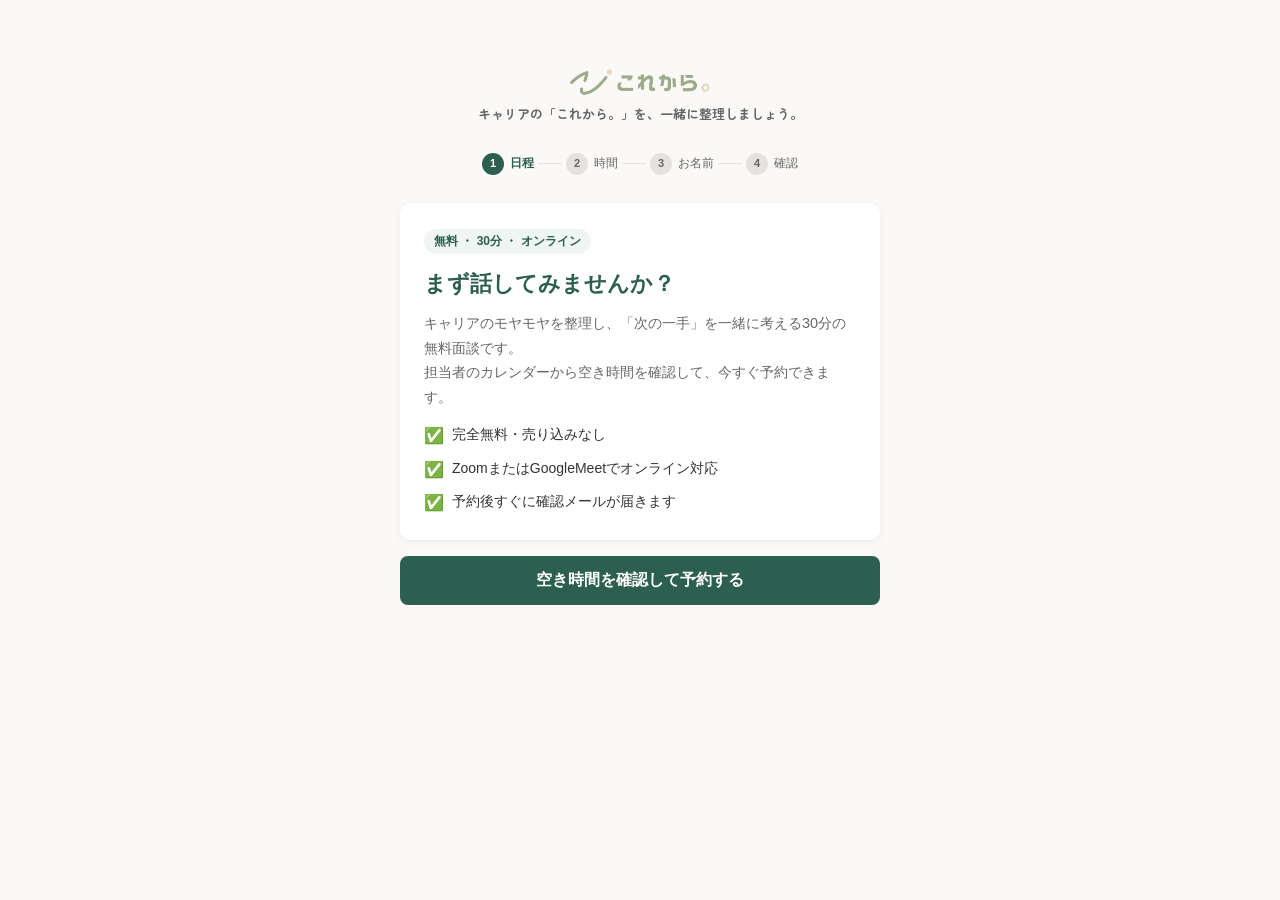
<file: tool/booking.html>
<!DOCTYPE html>
<html lang="ja">
<head>
  <meta charset="UTF-8">
  <meta name="viewport" content="width=device-width, initial-scale=1.0">
  <title>無料面談のご予約 ｜ これから。</title>
  <meta name="description" content="30分の無料キャリア面談をご予約できます。">
  <link rel="preconnect" href="https://fonts.googleapis.com">
  <link rel="preconnect" href="https://fonts.gstatic.com" crossorigin>
  <link href="https://fonts.googleapis.com/css2?family=M+PLUS+Rounded+1c:wght@400;700&family=Zen+Maru+Gothic:wght@400;700&display=swap" rel="stylesheet">
  <style>
    :root {
      --color-bg: #faf9f7;
      --color-surface: #fff;
      --color-border: #e5e2de;
      --color-primary: #2c5f4f;
      --color-primary-light: #3d7a68;
      --color-text: #333;
      --color-text-muted: #666;
      --color-accent: #c4a35a;
      --font-sans: "Hiragino Kaku Gothic ProN","Hiragino Sans",Meiryo,sans-serif;
      --shadow: 0 2px 8px rgba(0,0,0,0.06);
      --radius: 10px;
    }
    * { box-sizing: border-box; margin: 0; padding: 0; }
    body {
      font-family: var(--font-sans);
      font-size: 16px;
      line-height: 1.6;
      color: var(--color-text);
      background: var(--color-bg);
      min-height: 100vh;
    }
    .container { max-width: 520px; margin: 0 auto; padding: 24px 20px 60px; }

    /* ── Header ── */
    .header { text-align: center; padding: 24px 0 28px; }
    .logo-img { height: 70px; width: auto; display: block; margin: 0 auto; }
    .tagline {
      font-size: 0.8125rem;
      color: var(--color-text-muted);
      margin: -14px 0 0;
      font-family: 'Zen Maru Gothic','M PLUS Rounded 1c',var(--font-sans);
      font-weight: 700;
    }

    /* ── Steps ── */
    .step-bar {
      display: flex;
      justify-content: center;
      gap: 0;
      margin-bottom: 28px;
    }
    .step-item {
      display: flex;
      align-items: center;
      gap: 6px;
      font-size: 0.75rem;
      color: var(--color-text-muted);
    }
    .step-item.active { color: var(--color-primary); font-weight: 700; }
    .step-item.done { color: var(--color-primary-light); }
    .step-num {
      width: 22px; height: 22px;
      border-radius: 50%;
      background: var(--color-border);
      display: flex; align-items: center; justify-content: center;
      font-size: 0.6875rem;
      font-weight: 700;
    }
    .step-item.active .step-num { background: var(--color-primary); color: #fff; }
    .step-item.done .step-num { background: var(--color-primary-light); color: #fff; }
    .step-divider { width: 24px; height: 1px; background: var(--color-border); margin: 0 4px; align-self: center; }

    /* ── Card ── */
    .card {
      background: var(--color-surface);
      border-radius: var(--radius);
      box-shadow: var(--shadow);
      padding: 24px;
      margin-bottom: 16px;
    }
    .card-title {
      font-size: 1rem;
      font-weight: 700;
      color: var(--color-primary);
      margin-bottom: 16px;
    }

    /* ── Intro ── */
    .intro-badge {
      display: inline-block;
      background: #eef5f3;
      color: var(--color-primary);
      font-size: 0.75rem;
      font-weight: 700;
      padding: 3px 10px;
      border-radius: 20px;
      margin-bottom: 12px;
    }
    .intro-title {
      font-size: 1.375rem;
      font-weight: 700;
      color: var(--color-primary);
      margin-bottom: 10px;
    }
    .intro-text { font-size: 0.9rem; color: var(--color-text-muted); line-height: 1.7; }
    .intro-points {
      list-style: none;
      margin: 14px 0 0;
      display: flex;
      flex-direction: column;
      gap: 8px;
    }
    .intro-points li {
      display: flex;
      align-items: flex-start;
      gap: 8px;
      font-size: 0.875rem;
    }
    .intro-points li .icon { font-size: 1rem; flex-shrink: 0; }

    /* ── Loading ── */
    .loading {
      text-align: center;
      padding: 32px 0;
      color: var(--color-text-muted);
      font-size: 0.9rem;
    }
    .spinner {
      width: 32px; height: 32px;
      border: 3px solid var(--color-border);
      border-top-color: var(--color-primary);
      border-radius: 50%;
      animation: spin 0.8s linear infinite;
      margin: 0 auto 12px;
    }
    @keyframes spin { to { transform: rotate(360deg); } }

    /* ── Date grid ── */
    .date-grid {
      display: grid;
      grid-template-columns: repeat(4, 1fr);
      gap: 8px;
    }
    @media (max-width: 360px) { .date-grid { grid-template-columns: repeat(3, 1fr); } }
    .date-btn {
      border: 1.5px solid var(--color-border);
      background: var(--color-surface);
      border-radius: 8px;
      padding: 10px 4px;
      text-align: center;
      cursor: pointer;
      transition: all 0.15s;
    }
    .date-btn:hover { border-color: var(--color-primary-light); background: #f0f6f4; }
    .date-btn.selected { border-color: var(--color-primary); background: var(--color-primary); color: #fff; }
    .date-btn .month { font-size: 0.6875rem; color: var(--color-text-muted); }
    .date-btn.selected .month { color: rgba(255,255,255,0.8); }
    .date-btn .day { font-size: 1.125rem; font-weight: 700; }
    .date-btn .weekday { font-size: 0.6875rem; color: var(--color-text-muted); }
    .date-btn.selected .weekday { color: rgba(255,255,255,0.8); }
    .date-btn .weekday.sat { color: #3a7abf; }
    .date-btn .weekday.sun { color: #c0392b; }
    .date-btn.selected .weekday.sat,
    .date-btn.selected .weekday.sun { color: rgba(255,255,255,0.9); }

    /* ── Time slots ── */
    .time-grid {
      display: grid;
      grid-template-columns: repeat(3, 1fr);
      gap: 8px;
    }
    .time-btn {
      border: 1.5px solid var(--color-border);
      background: var(--color-surface);
      border-radius: 8px;
      padding: 10px 0;
      text-align: center;
      cursor: pointer;
      font-size: 0.9375rem;
      font-weight: 700;
      transition: all 0.15s;
    }
    .time-btn:hover { border-color: var(--color-primary-light); background: #f0f6f4; }
    .time-btn.selected { border-color: var(--color-primary); background: var(--color-primary); color: #fff; }

    /* ── Form ── */
    .form-group { margin-bottom: 18px; }
    .form-label {
      display: block;
      font-size: 0.875rem;
      font-weight: 700;
      margin-bottom: 6px;
    }
    .form-label .required {
      display: inline-block;
      background: #e74c3c;
      color: #fff;
      font-size: 0.625rem;
      padding: 1px 5px;
      border-radius: 3px;
      margin-left: 5px;
      vertical-align: middle;
    }
    .form-label .optional {
      display: inline-block;
      background: var(--color-border);
      color: var(--color-text-muted);
      font-size: 0.625rem;
      padding: 1px 5px;
      border-radius: 3px;
      margin-left: 5px;
      vertical-align: middle;
    }
    .form-input, .form-textarea {
      width: 100%;
      border: 1.5px solid var(--color-border);
      border-radius: 8px;
      padding: 10px 12px;
      font-size: 1rem;
      font-family: inherit;
      color: var(--color-text);
      background: var(--color-surface);
      outline: none;
      transition: border-color 0.15s;
    }
    .form-input:focus, .form-textarea:focus { border-color: var(--color-primary); }
    .form-textarea { resize: vertical; min-height: 80px; }

    /* ── Booking summary ── */
    .booking-summary {
      background: #eef5f3;
      border-radius: 8px;
      padding: 14px 16px;
      margin-bottom: 20px;
      font-size: 0.9rem;
    }
    .booking-summary .label { color: var(--color-text-muted); font-size: 0.8rem; margin-bottom: 2px; }
    .booking-summary .value { font-weight: 700; color: var(--color-primary); font-size: 1rem; }

    /* ── Buttons ── */
    .btn-primary {
      display: block;
      width: 100%;
      padding: 14px;
      background: var(--color-primary);
      color: #fff;
      border: none;
      border-radius: 8px;
      font-size: 1rem;
      font-weight: 700;
      cursor: pointer;
      transition: background 0.15s;
      text-align: center;
    }
    .btn-primary:hover { background: var(--color-primary-light); }
    .btn-primary:disabled { background: var(--color-border); cursor: not-allowed; }
    .btn-secondary {
      display: block;
      width: 100%;
      padding: 12px;
      background: transparent;
      color: var(--color-text-muted);
      border: 1.5px solid var(--color-border);
      border-radius: 8px;
      font-size: 0.9rem;
      cursor: pointer;
      transition: all 0.15s;
      margin-top: 10px;
      text-align: center;
    }
    .btn-secondary:hover { border-color: var(--color-text-muted); color: var(--color-text); }

    /* ── Error ── */
    .error-msg {
      background: #fdf0ee;
      color: #c0392b;
      border-radius: 8px;
      padding: 12px 14px;
      font-size: 0.875rem;
      margin-top: 12px;
    }

    /* ── Success ── */
    .success-icon {
      width: 64px; height: 64px;
      background: var(--color-primary);
      border-radius: 50%;
      display: flex; align-items: center; justify-content: center;
      font-size: 2rem;
      margin: 0 auto 20px;
    }
    .success-title {
      text-align: center;
      font-size: 1.25rem;
      font-weight: 700;
      color: var(--color-primary);
      margin-bottom: 10px;
    }
    .success-text { text-align: center; font-size: 0.9rem; color: var(--color-text-muted); line-height: 1.7; }
    .success-detail {
      background: #eef5f3;
      border-radius: 8px;
      padding: 14px 16px;
      margin: 18px 0;
      font-size: 0.9rem;
    }
    .success-detail .row { display: flex; gap: 8px; margin-bottom: 4px; }
    .success-detail .lbl { color: var(--color-text-muted); flex-shrink: 0; width: 80px; }
    .success-detail .val { font-weight: 700; }

    /* ── Screen visibility ── */
    .screen { display: none; }
    .screen.active { display: block; }
  </style>
</head>
<body>
<div class="container">
  <div class="header">
    <img src="logo.png" alt="これから。" class="logo-img" onerror="this.style.display='none'">
    <p class="tagline">キャリアの「これから。」を、一緒に整理しましょう。</p>
  </div>

  <!-- ステップバー -->
  <div class="step-bar" id="stepBar">
    <div class="step-item active" data-step="1">
      <div class="step-num">1</div><span>日程</span>
    </div>
    <div class="step-divider"></div>
    <div class="step-item" data-step="2">
      <div class="step-num">2</div><span>時間</span>
    </div>
    <div class="step-divider"></div>
    <div class="step-item" data-step="3">
      <div class="step-num">3</div><span>お名前</span>
    </div>
    <div class="step-divider"></div>
    <div class="step-item" data-step="4">
      <div class="step-num">4</div><span>確認</span>
    </div>
  </div>

  <!-- Step 0: イントロ -->
  <div class="screen active" id="screen-intro">
    <div class="card">
      <div class="intro-badge">無料 ・ 30分 ・ オンライン</div>
      <div class="intro-title">まず話してみませんか？</div>
      <p class="intro-text">
        キャリアのモヤモヤを整理し、「次の一手」を一緒に考える30分の無料面談です。<br>
        担当者のカレンダーから空き時間を確認して、今すぐ予約できます。
      </p>
      <ul class="intro-points">
        <li><span class="icon">✅</span><span>完全無料・売り込みなし</span></li>
        <li><span class="icon">✅</span><span>ZoomまたはGoogleMeetでオンライン対応</span></li>
        <li><span class="icon">✅</span><span>予約後すぐに確認メールが届きます</span></li>
      </ul>
    </div>
    <button class="btn-primary" onclick="startBooking()">空き時間を確認して予約する</button>
    <div id="introError"></div>
  </div>

  <!-- Step 1: 日程選択 -->
  <div class="screen" id="screen-date">
    <div class="card">
      <div class="card-title">日程を選んでください</div>
      <div id="dateContent">
        <div class="loading"><div class="spinner"></div>空き状況を確認中...</div>
      </div>
    </div>
    <button class="btn-secondary" onclick="goScreen('intro')">戻る</button>
  </div>

  <!-- Step 2: 時間選択 -->
  <div class="screen" id="screen-time">
    <div class="card">
      <div class="card-title" id="timeDateLabel">時間を選んでください</div>
      <div id="timeContent">
        <div class="loading"><div class="spinner"></div>空き時間を確認中...</div>
      </div>
    </div>
    <button class="btn-secondary" onclick="goScreen('date')">日程を選び直す</button>
  </div>

  <!-- Step 3: お名前・連絡先 -->
  <div class="screen" id="screen-form">
    <div class="card">
      <div class="card-title">お名前と連絡先を入力してください</div>
      <div class="booking-summary">
        <div class="label">予約日時</div>
        <div class="value" id="formSlotLabel">―</div>
      </div>
      <div class="form-group">
        <label class="form-label">お名前 <span class="required">必須</span></label>
        <input type="text" class="form-input" id="fieldName" placeholder="山田 太郎">
      </div>
      <div class="form-group">
        <label class="form-label">メールアドレス <span class="required">必須</span></label>
        <input type="email" class="form-input" id="fieldEmail" placeholder="your@email.com">
        <div style="font-size:0.75rem;color:var(--color-text-muted);margin-top:4px;">
          予約確認メールをお送りします
        </div>
      </div>
      <div class="form-group">
        <label class="form-label">電話番号 <span class="optional">任意</span></label>
        <input type="tel" class="form-input" id="fieldPhone" placeholder="090-0000-0000">
      </div>
      <div class="form-group">
        <label class="form-label">ご相談の概要 <span class="optional">任意</span></label>
        <textarea class="form-textarea" id="fieldMessage" placeholder="現在の状況や気になっていることを簡単にお聞かせください"></textarea>
      </div>
      <button class="btn-primary" onclick="goToConfirm()">確認画面へ</button>
      <div id="formError"></div>
    </div>
    <button class="btn-secondary" onclick="goScreen('time')">時間を選び直す</button>
  </div>

  <!-- Step 4: 確認 -->
  <div class="screen" id="screen-confirm">
    <div class="card">
      <div class="card-title">予約内容の確認</div>
      <div class="booking-summary">
        <div class="label">予約日時</div>
        <div class="value" id="confirmSlot">―</div>
      </div>
      <div style="font-size:0.9rem;margin-bottom:4px;"><strong>お名前</strong></div>
      <div style="margin-bottom:14px;" id="confirmName">―</div>
      <div style="font-size:0.9rem;margin-bottom:4px;"><strong>メールアドレス</strong></div>
      <div style="margin-bottom:14px;" id="confirmEmail">―</div>
      <div id="confirmPhoneRow" style="display:none">
        <div style="font-size:0.9rem;margin-bottom:4px;"><strong>電話番号</strong></div>
        <div style="margin-bottom:14px;" id="confirmPhone">―</div>
      </div>
      <div id="confirmMsgRow" style="display:none">
        <div style="font-size:0.9rem;margin-bottom:4px;"><strong>ご相談の概要</strong></div>
        <div style="margin-bottom:14px;font-size:0.875rem;color:var(--color-text-muted);" id="confirmMsg">―</div>
      </div>
      <button class="btn-primary" id="submitBtn" onclick="submitBooking()">この内容で予約する</button>
      <div id="confirmError"></div>
    </div>
    <button class="btn-secondary" onclick="goScreen('form')">内容を修正する</button>
  </div>

  <!-- 完了 -->
  <div class="screen" id="screen-success">
    <div class="card" style="text-align:center;padding:36px 24px;">
      <div class="success-icon">✓</div>
      <div class="success-title">予約が完了しました</div>
      <p class="success-text">
        ご登録のメールアドレスに確認メールが届きます。<br>
        当日、担当者よりZoom/Meetのリンクをお送りします。
      </p>
      <div class="success-detail" id="successDetail"></div>
      <p class="success-text" style="font-size:0.8rem;margin-top:8px;">
        ご不明点はLINEにてお気軽にご連絡ください。
      </p>
    </div>
  </div>
</div>

<script>
const API = 'https://xtcopreojvmovdswhhgk.supabase.co/functions/v1/booking';
const ANON_KEY = 'eyJhbGciOiJIUzI1NiIsInR5cCI6IkpXVCJ9.eyJpc3MiOiJzdXBhYmFzZSIsInJlZiI6Inh0Y29wcmVvanZtb3Zkc3doaGdrIiwicm9sZSI6ImFub24iLCJpYXQiOjE3NzM3MjkzMjQsImV4cCI6MjA4OTMwNTMyNH0.l_ylqxCQ9LJDdPEBd_pbzjzk4N9v6hovqP2MOn1cGMQ';
const HEADERS = { 'Content-Type': 'application/json', 'Authorization': `Bearer ${ANON_KEY}`, 'apikey': ANON_KEY };

let selectedDate = '';
let selectedSlot = '';
let availableDates = [];

const WEEKDAYS = ['日','月','火','水','木','金','土'];

function formatDateJP(dateStr) {
  const d = new Date(dateStr + 'T00:00:00+09:00');
  const m = d.getMonth() + 1;
  const day = d.getDate();
  const w = WEEKDAYS[d.getDay()];
  return `${m}月${day}日（${w}）`;
}

function formatSlotJP(slot) {
  const d = new Date(slot);
  // JST
  const jst = new Date(d.getTime() + 9 * 60 * 60 * 1000);
  const m = jst.getUTCMonth() + 1;
  const day = jst.getUTCDate();
  const w = WEEKDAYS[jst.getUTCDay()];
  const hh = String(jst.getUTCHours()).padStart(2,'0');
  const mm = String(jst.getUTCMinutes()).padStart(2,'0');
  const endMin = jst.getUTCHours() * 60 + jst.getUTCMinutes() + 30;
  const eh = String(Math.floor(endMin/60)).padStart(2,'0');
  const em = String(endMin%60).padStart(2,'0');
  return `${m}月${day}日（${w}）${hh}:${mm} 〜 ${eh}:${em}`;
}

function goScreen(name) {
  document.querySelectorAll('.screen').forEach(s => s.classList.remove('active'));
  document.getElementById('screen-' + name).classList.add('active');

  // step bar
  const stepMap = { intro: 0, date: 1, time: 2, form: 3, confirm: 4, success: 5 };
  const cur = stepMap[name] || 0;
  document.querySelectorAll('.step-item').forEach(el => {
    const n = parseInt(el.dataset.step);
    el.classList.remove('active','done');
    if (n === cur) el.classList.add('active');
    else if (n < cur) el.classList.add('done');
  });
  window.scrollTo({ top: 0, behavior: 'smooth' });
}

async function startBooking() {
  const btn = document.querySelector('#screen-intro .btn-primary');
  btn.disabled = true;
  btn.textContent = '確認中...';
  document.getElementById('introError').innerHTML = '';

  try {
    const res = await fetch(`${API}?action=available_dates&days=14`, { headers: HEADERS });
    const data = await res.json();
    if (data.error) throw new Error(data.error);
    availableDates = data.dates || [];

    if (availableDates.length === 0) {
      document.getElementById('introError').innerHTML =
        '<div class="error-msg">現在、空き枠がありません。しばらくしてから再度お試しください。</div>';
      btn.disabled = false;
      btn.textContent = '空き時間を確認して予約する';
      return;
    }

    renderDates();
    goScreen('date');
  } catch(e) {
    document.getElementById('introError').innerHTML =
      `<div class="error-msg">空き状況の取得に失敗しました。時間をおいてお試しください。<br><small>${e.message}</small></div>`;
    btn.disabled = false;
    btn.textContent = '空き時間を確認して予約する';
  }
}

function renderDates() {
  const container = document.getElementById('dateContent');
  if (availableDates.length === 0) {
    container.innerHTML = '<p style="color:var(--color-text-muted);font-size:0.9rem;">空き枠がありません。</p>';
    return;
  }
  const grid = document.createElement('div');
  grid.className = 'date-grid';

  availableDates.forEach(dateStr => {
    const d = new Date(dateStr + 'T00:00:00+09:00');
    const m = d.getMonth() + 1;
    const day = d.getDate();
    const w = d.getDay();
    const weekLabel = WEEKDAYS[w];
    const cls = w === 0 ? 'sun' : w === 6 ? 'sat' : '';

    const btn = document.createElement('button');
    btn.className = 'date-btn';
    btn.innerHTML = `
      <div class="month">${m}月</div>
      <div class="day">${day}</div>
      <div class="weekday ${cls}">${weekLabel}</div>
    `;
    btn.onclick = () => selectDate(dateStr, btn);
    grid.appendChild(btn);
  });

  container.innerHTML = '';
  container.appendChild(grid);
}

async function selectDate(dateStr, btn) {
  document.querySelectorAll('.date-btn').forEach(b => b.classList.remove('selected'));
  btn.classList.add('selected');
  selectedDate = dateStr;

  // 自動で次の画面へ（少し間を置く）
  setTimeout(async () => {
    document.getElementById('timeDateLabel').textContent = `${formatDateJP(dateStr)}の時間を選んでください`;
    document.getElementById('timeContent').innerHTML =
      '<div class="loading"><div class="spinner"></div>空き時間を確認中...</div>';
    goScreen('time');

    try {
      const res = await fetch(`${API}?action=slots&date=${dateStr}`, { headers: HEADERS });
      const data = await res.json();
      if (data.error) throw new Error(data.error);
      renderTimeSlots(data.slots || []);
    } catch(e) {
      document.getElementById('timeContent').innerHTML =
        `<div class="error-msg">時間の取得に失敗しました。<br><small>${e.message}</small></div>`;
    }
  }, 150);
}

function renderTimeSlots(slots) {
  const container = document.getElementById('timeContent');
  if (slots.length === 0) {
    container.innerHTML = '<p style="color:var(--color-text-muted);font-size:0.9rem;">この日は空き枠がありません。別の日をお選びください。</p>';
    return;
  }
  const grid = document.createElement('div');
  grid.className = 'time-grid';

  slots.forEach(slot => {
    const d = new Date(slot);
    const jst = new Date(d.getTime() + 9 * 60 * 60 * 1000);
    const hh = String(jst.getUTCHours()).padStart(2,'0');
    const mm = String(jst.getUTCMinutes()).padStart(2,'0');

    const btn = document.createElement('button');
    btn.className = 'time-btn';
    btn.textContent = `${hh}:${mm}`;
    btn.onclick = () => selectTime(slot, btn);
    grid.appendChild(btn);
  });

  container.innerHTML = '';
  container.appendChild(grid);
}

function selectTime(slot, btn) {
  document.querySelectorAll('.time-btn').forEach(b => b.classList.remove('selected'));
  btn.classList.add('selected');
  selectedSlot = slot;

  setTimeout(() => {
    document.getElementById('formSlotLabel').textContent = formatSlotJP(slot);
    goScreen('form');
  }, 150);
}

function goToConfirm() {
  const name = document.getElementById('fieldName').value.trim();
  const email = document.getElementById('fieldEmail').value.trim();
  const phone = document.getElementById('fieldPhone').value.trim();
  const message = document.getElementById('fieldMessage').value.trim();

  if (!name) {
    document.getElementById('formError').innerHTML = '<div class="error-msg">お名前を入力してください。</div>';
    return;
  }
  if (!email || !/^[^\s@]+@[^\s@]+\.[^\s@]+$/.test(email)) {
    document.getElementById('formError').innerHTML = '<div class="error-msg">正しいメールアドレスを入力してください。</div>';
    return;
  }
  document.getElementById('formError').innerHTML = '';

  document.getElementById('confirmSlot').textContent = formatSlotJP(selectedSlot);
  document.getElementById('confirmName').textContent = name;
  document.getElementById('confirmEmail').textContent = email;

  const phoneRow = document.getElementById('confirmPhoneRow');
  if (phone) {
    document.getElementById('confirmPhone').textContent = phone;
    phoneRow.style.display = '';
  } else {
    phoneRow.style.display = 'none';
  }

  const msgRow = document.getElementById('confirmMsgRow');
  if (message) {
    document.getElementById('confirmMsg').textContent = message;
    msgRow.style.display = '';
  } else {
    msgRow.style.display = 'none';
  }

  goScreen('confirm');
}

async function submitBooking() {
  const btn = document.getElementById('submitBtn');
  btn.disabled = true;
  btn.textContent = '予約中...';
  document.getElementById('confirmError').innerHTML = '';

  const payload = {
    slot: selectedSlot,
    name: document.getElementById('fieldName').value.trim(),
    email: document.getElementById('fieldEmail').value.trim(),
    phone: document.getElementById('fieldPhone').value.trim() || undefined,
    message: document.getElementById('fieldMessage').value.trim() || undefined,
  };

  try {
    const res = await fetch(API, {
      method: 'POST',
      headers: HEADERS,
      body: JSON.stringify(payload),
    });
    const data = await res.json();

    if (!res.ok || data.error) {
      throw new Error(data.error || '予約に失敗しました');
    }

    document.getElementById('successDetail').innerHTML = `
      <div class="row"><span class="lbl">日時</span><span class="val">${formatSlotJP(selectedSlot)}</span></div>
      <div class="row"><span class="lbl">お名前</span><span class="val">${payload.name} 様</span></div>
      <div class="row"><span class="lbl">メール</span><span class="val">${payload.email}</span></div>
    `;
    goScreen('success');
  } catch(e) {
    document.getElementById('confirmError').innerHTML =
      `<div class="error-msg">${e.message}</div>`;
    btn.disabled = false;
    btn.textContent = 'この内容で予約する';
  }
}
</script>
</body>
</html>
</file>
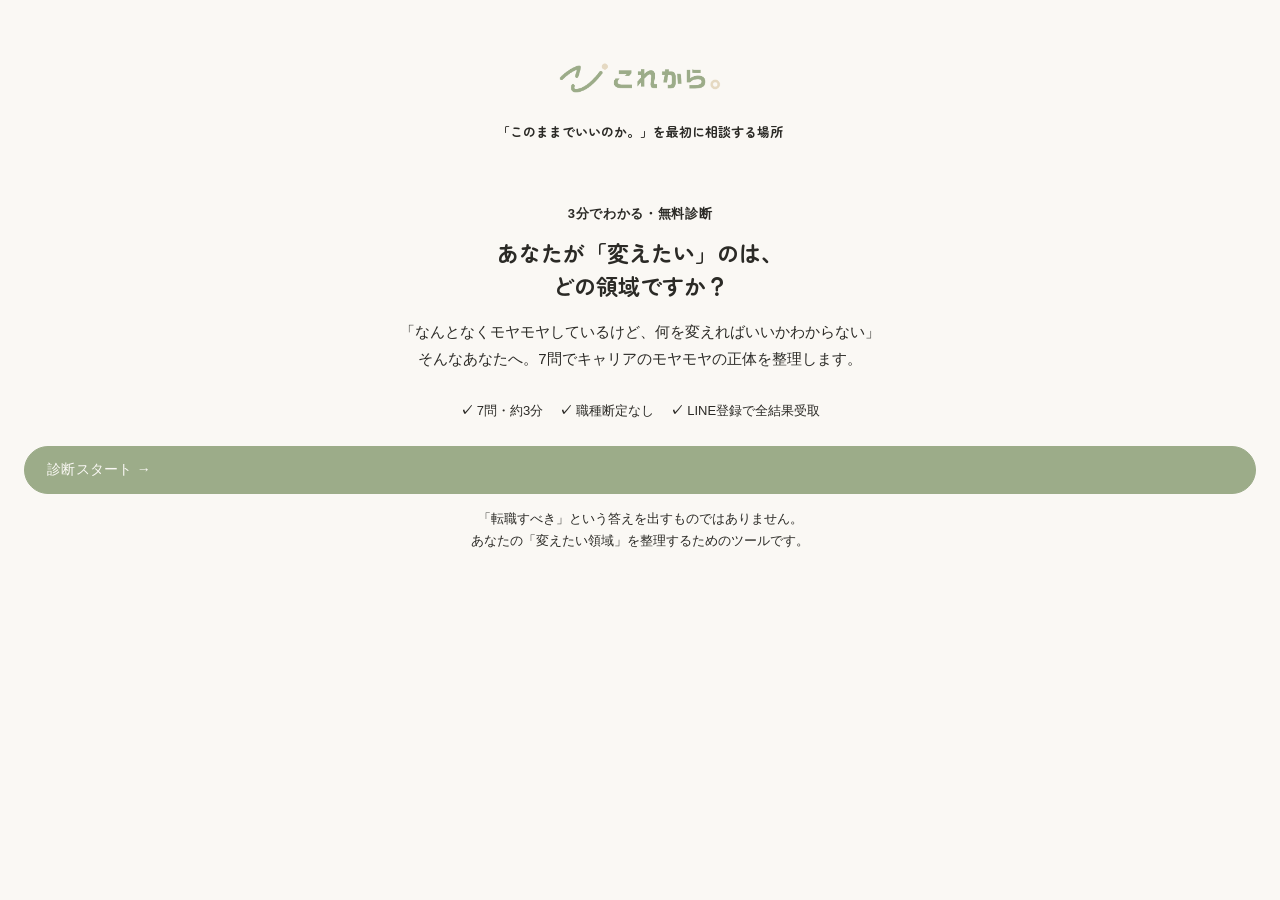
<file: docs/tool/shindan.html>
<!DOCTYPE html>
<html lang="ja">
<head>
  <meta charset="UTF-8">
  <meta name="viewport" content="width=device-width, initial-scale=1.0">
  <title>これから。｜変えたい領域 診断</title>
  <meta name="description" content="あなたが「変えたい」のはどの領域？3分・7問で、キャリアのモヤモヤの正体を整理します。">
  <link rel="preconnect" href="https://fonts.googleapis.com">
  <link rel="preconnect" href="https://fonts.gstatic.com" crossorigin>
  <link href="https://fonts.googleapis.com/css2?family=M+PLUS+Rounded+1c:wght@400;700&family=Zen+Maru+Gothic:wght@400;700&display=swap" rel="stylesheet">
  <link rel="stylesheet" href="styles.css">
  <style>
    /* ===== 診断ツール専用スタイル ===== */

    /* 1. 画面切り替え */
    .shindan-screen { display: none; }
    .shindan-screen.active { display: block; }

    /* 2. ヘッダー */
    .shindan-header {
      text-align: center;
      padding: 20px 0 28px;
    }
    .shindan-header .logo-img {
      height: 80px;
      width: auto;
      display: block;
      margin: 0 auto;
    }
    .shindan-header .tagline {
      font-size: 0.8125rem;
      color: var(--color-text-muted);
      margin: -16px 0 0;
      font-family: 'Zen Maru Gothic', 'M PLUS Rounded 1c', var(--font-sans);
      font-weight: 700;
    }

    /* 3. プログレスバー */
    .progress-wrap {
      display: flex;
      align-items: center;
      gap: 12px;
      margin-bottom: 20px;
    }
    .progress-track {
      flex: 1;
      height: 6px;
      background: var(--color-border);
      border-radius: 3px;
      overflow: hidden;
    }
    .progress-fill {
      height: 100%;
      background: var(--color-primary);
      border-radius: 3px;
      transition: width 0.35s ease;
    }
    .progress-text {
      font-size: 0.8125rem;
      color: var(--color-text-muted);
      white-space: nowrap;
      min-width: 2.8rem;
      text-align: right;
    }

    /* 4. 質問カード・選択肢 */
    .question-card {
      background: var(--color-surface);
      border-radius: var(--radius);
      padding: 28px 24px;
      box-shadow: var(--shadow);
      margin-bottom: 16px;
    }
    .q-domain-tag {
      display: inline-block;
      font-size: 0.75rem;
      font-weight: 700;
      color: var(--color-accent);
      background: rgba(196,163,90,0.12);
      padding: 2px 10px;
      border-radius: 10px;
      margin-bottom: 10px;
    }
    .q-number {
      font-size: 0.8125rem;
      font-weight: 700;
      color: var(--color-text-muted);
      margin: 0 0 6px;
    }
    .q-text {
      font-size: 1.0625rem;
      font-weight: 700;
      color: var(--color-text);
      margin: 0 0 24px;
      line-height: 1.65;
    }
    .choices-list {
      display: flex;
      flex-direction: column;
      gap: 10px;
    }
    .choice-btn {
      width: 100%;
      text-align: left;
      padding: 13px 16px;
      background: var(--color-surface);
      border: 1.5px solid var(--color-border);
      border-radius: var(--radius);
      cursor: pointer;
      font-family: inherit;
      font-size: 0.9375rem;
      line-height: 1.55;
      color: var(--color-text);
      transition: border-color 0.15s, background 0.15s, transform 0.1s;
      display: flex;
      align-items: flex-start;
      gap: 10px;
    }
    .choice-btn:hover {
      border-color: var(--color-primary);
      background: rgba(44,95,79,0.04);
    }
    .choice-btn:active { transform: scale(0.98); }
    .choice-btn.selected {
      border-color: var(--color-primary);
      background: rgba(44,95,79,0.09);
      font-weight: 600;
      color: var(--color-primary);
    }
    .choice-btn.selected .choice-label { color: var(--color-primary); }
    .choice-label {
      font-weight: 700;
      color: var(--color-accent);
      flex-shrink: 0;
      width: 20px;
    }
    .choice-text { flex: 1; }
    .question-nav {
      display: flex;
      justify-content: flex-start;
    }

    /* 5. 入口画面 */
    .intro-card {
      background: var(--color-surface);
      border-radius: var(--radius);
      padding: 32px 24px 28px;
      box-shadow: var(--shadow);
      text-align: center;
    }
    .intro-eyebrow {
      font-size: 0.8125rem;
      color: var(--color-accent);
      font-weight: 700;
      margin: 0 0 10px;
      letter-spacing: 0.05em;
    }
    .intro-headline {
      font-size: 1.375rem;
      font-weight: 700;
      color: var(--color-primary);
      margin: 0 0 16px;
      line-height: 1.5;
      font-family: 'Zen Maru Gothic', var(--font-sans);
    }
    .intro-subtext {
      font-size: 0.9375rem;
      color: var(--color-text-muted);
      margin: 0 0 28px;
      line-height: 1.8;
    }
    .btn-full { width: 100%; }
    .intro-note {
      font-size: 0.8125rem;
      color: var(--color-text-muted);
      margin: 14px 0 0;
    }
    .intro-features {
      display: flex;
      justify-content: center;
      gap: 16px;
      margin: 0 0 24px;
      flex-wrap: wrap;
    }
    .intro-feature-item {
      font-size: 0.8125rem;
      color: var(--color-text-muted);
      display: flex;
      align-items: center;
      gap: 4px;
    }
    .intro-feature-item::before {
      content: '✓';
      color: var(--color-primary);
      font-weight: 700;
    }

    /* 6. 結果タイプカード */
    .result-type-card {
      background: linear-gradient(135deg, #1a3d31 0%, #2c5f4f 100%);
      border-radius: var(--radius);
      padding: 28px 24px;
      color: #fff;
      margin-bottom: 20px;
      box-shadow: 0 4px 20px rgba(44,95,79,0.3);
    }
    .result-eyebrow {
      font-size: 0.8125rem;
      color: rgba(255,255,255,0.6);
      margin: 0 0 6px;
    }
    .result-type-name {
      font-size: 1.5rem;
      font-weight: 700;
      color: var(--color-accent);
      margin: 0 0 14px;
      font-family: 'Zen Maru Gothic', var(--font-sans);
      line-height: 1.35;
    }
    .result-type-desc {
      font-size: 0.9375rem;
      color: rgba(255,255,255,0.88);
      line-height: 1.75;
      margin: 0 0 18px;
    }
    .result-domains {
      display: flex;
      gap: 8px;
      flex-wrap: wrap;
      margin-bottom: 14px;
    }
    .domain-badge {
      padding: 4px 14px;
      background: rgba(196,163,90,0.18);
      border: 1px solid var(--color-accent);
      border-radius: 20px;
      font-size: 0.8125rem;
      font-weight: 700;
      color: var(--color-accent);
    }
    .result-tagline {
      font-size: 0.875rem;
      color: rgba(255,255,255,0.5);
      margin: 0;
      padding-top: 14px;
      border-top: 1px solid rgba(255,255,255,0.15);
    }

    /* 7. 領域スコアバー */
    .result-domains-detail {
      background: var(--color-surface);
      border-radius: var(--radius);
      padding: 20px 24px;
      box-shadow: var(--shadow);
      margin-bottom: 20px;
    }
    .result-domains-detail h3 {
      font-size: 0.9375rem;
      font-weight: 700;
      color: var(--color-primary);
      margin: 0 0 16px;
    }
    .domain-bars-list {
      display: flex;
      flex-direction: column;
      gap: 12px;
    }
    .domain-bar-item {
      display: flex;
      align-items: center;
      gap: 10px;
    }
    .domain-name {
      width: 76px;
      font-size: 0.8125rem;
      font-weight: 600;
      color: var(--color-text);
      flex-shrink: 0;
    }
    .domain-bar-track {
      flex: 1;
      height: 8px;
      background: var(--color-border);
      border-radius: 4px;
      overflow: hidden;
    }
    .domain-bar-fill {
      height: 100%;
      background: var(--color-primary);
      border-radius: 4px;
      width: 0;
      transition: width 0.7s ease;
    }
    .domain-bar-fill.top { background: var(--color-accent); }
    .domain-score {
      font-size: 0.8125rem;
      font-weight: 700;
      color: var(--color-text-muted);
      width: 28px;
      text-align: right;
      flex-shrink: 0;
    }
    .domain-score.top { color: var(--color-accent); }

    /* 8. シェア・CTA */
    .result-actions {
      display: flex;
      flex-direction: column;
      gap: 12px;
      margin-bottom: 20px;
    }
    .btn-share {
      background: linear-gradient(90deg, #f09433, #e6683c, #dc2743, #cc2366, #bc1888);
      color: #fff;
      border: none;
      width: 100%;
      text-align: center;
      padding: 14px;
      border-radius: var(--radius);
      font-weight: 700;
      font-size: 0.9375rem;
      cursor: pointer;
      font-family: inherit;
      transition: opacity 0.2s;
    }
    .btn-share:hover { opacity: 0.9; }
    .btn-line {
      background: #06C755;
      color: #fff;
      border: none;
      width: 100%;
      text-align: center;
      padding: 14px;
      border-radius: var(--radius);
      font-weight: 700;
      font-size: 0.9375rem;
      cursor: pointer;
      font-family: inherit;
      text-decoration: none;
      display: block;
      box-sizing: border-box;
      transition: background 0.2s;
    }
    .btn-line:hover { background: #05a847; }

    .share-hint {
      font-size: 0.8125rem;
      color: var(--color-text-muted);
      text-align: center;
      margin: 4px 0 0;
    }

    .result-restart {
      text-align: center;
      margin-top: 8px;
    }

    /* 9. Canvas（非表示） */
    #share-canvas { display: none; }

    /* 10. LINEゲート画面 */
    .gate-type-card {
      background: linear-gradient(135deg, #1a3d31 0%, #2c5f4f 100%);
      border-radius: var(--radius);
      padding: 28px 24px;
      color: #fff;
      margin-bottom: 20px;
      box-shadow: 0 4px 20px rgba(44,95,79,0.3);
      text-align: center;
    }
    .gate-type-eyebrow {
      font-size: 0.8125rem;
      color: rgba(255,255,255,0.6);
      margin: 0 0 8px;
    }
    .gate-type-name {
      font-size: 1.5rem;
      font-weight: 700;
      color: var(--color-accent);
      margin: 0 0 16px;
      font-family: 'Zen Maru Gothic', var(--font-sans);
    }
    .gate-blur-area {
      position: relative;
      margin-bottom: 0;
    }
    .gate-blur-content {
      filter: blur(6px);
      user-select: none;
      pointer-events: none;
    }
    .gate-blur-overlay {
      position: absolute;
      inset: 0;
      background: linear-gradient(to bottom, rgba(44,95,79,0.1) 0%, rgba(26,61,49,0.85) 100%);
      border-radius: var(--radius);
      display: flex;
      flex-direction: column;
      align-items: center;
      justify-content: flex-end;
      padding-bottom: 8px;
    }
    .gate-lock-icon {
      font-size: 2rem;
      margin-bottom: 8px;
    }
    .gate-lock-text {
      font-size: 0.875rem;
      color: rgba(255,255,255,0.85);
      text-align: center;
      line-height: 1.5;
    }
    .gate-cta-card {
      background: var(--color-surface);
      border-radius: var(--radius);
      padding: 24px;
      box-shadow: var(--shadow);
      text-align: center;
      margin-bottom: 16px;
    }
    .gate-cta-eyebrow {
      font-size: 0.8125rem;
      color: var(--color-accent);
      font-weight: 700;
      margin: 0 0 10px;
    }
    .gate-cta-title {
      font-size: 1.125rem;
      font-weight: 700;
      color: var(--color-primary);
      margin: 0 0 8px;
      line-height: 1.45;
      font-family: 'Zen Maru Gothic', var(--font-sans);
    }
    .gate-cta-desc {
      font-size: 0.875rem;
      color: var(--color-text-muted);
      margin: 0 0 20px;
      line-height: 1.7;
    }
    .gate-benefits {
      display: flex;
      flex-direction: column;
      gap: 8px;
      margin-bottom: 20px;
      text-align: left;
    }
    .gate-benefit-item {
      display: flex;
      align-items: flex-start;
      gap: 8px;
      font-size: 0.875rem;
      color: var(--color-text);
    }
    .gate-benefit-icon {
      color: var(--color-primary);
      font-weight: 700;
      flex-shrink: 0;
    }
    .gate-note {
      font-size: 0.75rem;
      color: var(--color-text-muted);
      margin: 12px 0 0;
    }

    /* 10. レスポンシブ */
    @media (max-width: 480px) {
      .question-card { padding: 22px 18px; }
      .intro-card { padding: 24px 18px 20px; }
      .result-type-card { padding: 22px 18px; }
      .result-domains-detail { padding: 18px; }
      .q-text { font-size: 1rem; }
      .intro-headline { font-size: 1.25rem; }
    }
  </style>
</head>
<body>
  <div class="container">

    <!-- ===== 入口画面 ===== -->
    <section id="screen-intro" class="shindan-screen active">
      <header class="shindan-header">
        <h1 class="logo">
          <img src="logo.png" alt="これから。" class="logo-img">
        </h1>
        <p class="tagline">「このままでいいのか。」を最初に相談する場所</p>
      </header>

      <div class="intro-card">
        <p class="intro-eyebrow">3分でわかる・無料診断</p>
        <h2 class="intro-headline">あなたが「変えたい」のは、<br>どの領域ですか？</h2>
        <p class="intro-subtext">
          「なんとなくモヤモヤしているけど、何を変えればいいかわからない」<br>
          そんなあなたへ。7問でキャリアのモヤモヤの正体を整理します。
        </p>
        <div class="intro-features">
          <span class="intro-feature-item">7問・約3分</span>
          <span class="intro-feature-item">職種断定なし</span>
          <span class="intro-feature-item">LINE登録で全結果受取</span>
        </div>
        <button type="button" id="btn-start" class="btn btn-primary btn-full">診断スタート →</button>
        <p class="intro-note">「転職すべき」という答えを出すものではありません。<br>あなたの「変えたい領域」を整理するためのツールです。</p>
      </div>
    </section>

    <!-- ===== 質問画面 ===== -->
    <section id="screen-question" class="shindan-screen">
      <header class="shindan-header">
        <img src="logo.png" alt="これから。" class="logo-img">
      </header>

      <div class="progress-wrap">
        <div class="progress-track">
          <div id="progress-fill" class="progress-fill" style="width: 0%"></div>
        </div>
        <span id="progress-text" class="progress-text">1 / 7</span>
      </div>

      <div class="question-card">
        <p id="q-number" class="q-number">Q1</p>
        <p id="q-text" class="q-text"></p>
        <div id="choices-list" class="choices-list"></div>
      </div>

      <div class="question-nav">
        <button type="button" id="btn-prev" class="btn btn-secondary">← 前の質問</button>
      </div>
    </section>

    <!-- ===== LINEゲート画面 ===== -->
    <section id="screen-gate" class="shindan-screen">
      <header class="shindan-header">
        <img src="logo.png" alt="これから。" class="logo-img">
      </header>

      <!-- タイプ名（見せる） -->
      <div class="gate-type-card">
        <p class="gate-type-eyebrow">診断完了！あなたのタイプは</p>
        <h2 id="gate-type-name" class="gate-type-name"></h2>
        <div id="gate-domains" class="result-domains" style="justify-content:center;"></div>
      </div>

      <!-- ぼかしエリア -->
      <div class="gate-blur-area" style="margin-bottom:20px;">
        <div class="gate-blur-content">
          <div style="background:#fff;border-radius:8px;padding:20px 24px;box-shadow:0 2px 8px rgba(0,0,0,0.06);">
            <p style="font-weight:700;color:#2c5f4f;margin:0 0 14px;">あなたが変えたい領域（スコア）</p>
            <div style="display:flex;flex-direction:column;gap:10px;">
              <div style="display:flex;align-items:center;gap:10px;"><span style="width:76px;font-size:0.8125rem;">収入</span><div style="flex:1;height:8px;background:#e5e2de;border-radius:4px;"><div style="width:85%;height:100%;background:#c4a35a;border-radius:4px;"></div></div><span style="font-size:0.8125rem;font-weight:700;color:#c4a35a;width:28px;">●●</span></div>
              <div style="display:flex;align-items:center;gap:10px;"><span style="width:76px;font-size:0.8125rem;">仕事内容</span><div style="flex:1;height:8px;background:#e5e2de;border-radius:4px;"><div style="width:65%;height:100%;background:#2c5f4f;border-radius:4px;"></div></div><span style="font-size:0.8125rem;font-weight:700;color:#666;width:28px;">●●</span></div>
              <div style="display:flex;align-items:center;gap:10px;"><span style="width:76px;font-size:0.8125rem;">働き方</span><div style="flex:1;height:8px;background:#e5e2de;border-radius:4px;"><div style="width:45%;height:100%;background:#2c5f4f;border-radius:4px;"></div></div><span style="font-size:0.8125rem;font-weight:700;color:#666;width:28px;">●●</span></div>
              <div style="display:flex;align-items:center;gap:10px;"><span style="width:76px;font-size:0.8125rem;">職場環境</span><div style="flex:1;height:8px;background:#e5e2de;border-radius:4px;"><div style="width:30%;height:100%;background:#2c5f4f;border-radius:4px;"></div></div><span style="font-size:0.8125rem;font-weight:700;color:#666;width:28px;">●●</span></div>
            </div>
          </div>
        </div>
        <div class="gate-blur-overlay">
          <p class="gate-lock-icon">🔒</p>
          <p class="gate-lock-text">詳細スコアと分析結果は<br>LINE登録で受け取れます</p>
        </div>
      </div>

      <!-- LINE登録CTA -->
      <div class="gate-cta-card">
        <p class="gate-cta-eyebrow">🎁 LINE登録で無料プレゼント</p>
        <h3 class="gate-cta-title">あなたの診断結果レポートを<br>LINEで今すぐ受け取る</h3>
        <p class="gate-cta-desc">登録後すぐにタイプ別の詳細レポートをお届けします。</p>
        <div class="gate-benefits">
          <div class="gate-benefit-item">
            <span class="gate-benefit-icon">✓</span>
            <span>6領域の詳細スコアと分析</span>
          </div>
          <div class="gate-benefit-item">
            <span class="gate-benefit-icon">✓</span>
            <span>あなたのタイプに合った「次の一手」</span>
          </div>
          <div class="gate-benefit-item">
            <span class="gate-benefit-icon">✓</span>
            <span>同じタイプの人が変わった事例</span>
          </div>
          <div class="gate-benefit-item">
            <span class="gate-benefit-icon">✓</span>
            <span>無料面談の優先予約</span>
          </div>
        </div>
        <button type="button" id="btn-line-gate" class="btn-line" onclick="onLineRegister()">📩 LINEで結果を受け取る（無料）</button>
        <p class="gate-note">※ LINEのトーク画面で「送信」を押すと、診断結果が届きます</p>
      </div>

      <div class="result-restart" style="margin-bottom:32px;">
        <button type="button" id="btn-restart-gate" class="btn btn-secondary">もう一度診断する</button>
      </div>
    </section>

    <!-- ===== 結果画面 ===== -->
    <section id="screen-result" class="shindan-screen">
      <header class="shindan-header">
        <img src="logo.png" alt="これから。" class="logo-img">
      </header>

      <!-- タイプカード -->
      <div class="result-type-card" id="share-target">
        <p class="result-eyebrow">あなたのタイプは</p>
        <h2 id="result-type-name" class="result-type-name"></h2>
        <p id="result-type-desc" class="result-type-desc"></p>
        <div id="result-domains" class="result-domains"></div>
        <p class="result-tagline">「これから。」で一緒に整理しましょう</p>
      </div>

      <!-- 領域スコアバー -->
      <div class="result-domains-detail">
        <h3>あなたが変えたい領域（スコア）</h3>
        <div id="domain-bars-list" class="domain-bars-list"></div>
      </div>

      <!-- 同タイプのストーリー -->
      <div id="story-card" class="case-study-card"></div>

      <!-- URLコピー -->
      <div id="result-url-box" style="background:#fff;border:1px dashed #2c5f4f;border-radius:8px;padding:16px 20px;margin-bottom:16px;display:none;">
        <p style="font-size:0.8125rem;font-weight:700;color:#2c5f4f;margin:0 0 8px;">🔗 この結果ページのURL（LINEに送ってください）</p>
        <div style="display:flex;gap:8px;align-items:center;">
          <input id="result-url-input" type="text" readonly style="flex:1;padding:8px 10px;border:1px solid #e5e2de;border-radius:6px;font-size:0.8125rem;color:#333;background:#faf9f7;">
          <button type="button" id="btn-copy-url" style="padding:8px 14px;background:#2c5f4f;color:#fff;border:none;border-radius:6px;font-size:0.8125rem;font-weight:700;cursor:pointer;white-space:nowrap;">コピー</button>
        </div>
        <p id="copy-status" style="font-size:0.75rem;color:#2c5f4f;margin:6px 0 0;min-height:1em;"></p>
      </div>

      <!-- シェア・CTA -->
      <div class="result-actions">
        <button type="button" id="btn-share" class="btn-share">📸 画像を保存してインスタでシェア</button>
        <p class="share-hint">保存後、インスタのストーリーに貼り付けてください</p>
        <button type="button" id="btn-line-send" class="btn-line">📩 この結果をLINEに送って面談予約する →</button>
      </div>

      <div class="result-restart">
        <button type="button" id="btn-restart" class="btn btn-secondary">もう一度診断する</button>
      </div>
    </section>

  </div>

  <canvas id="share-canvas"></canvas>

  <script>
    /* ===================================================
       データ定義
    =================================================== */
    const DOMAIN_KEYS  = ['income', 'work', 'style', 'env', 'skill', 'life'];
    const DOMAIN_NAMES = { income:'収入', work:'仕事内容', style:'働き方', env:'職場環境', skill:'スキル', life:'生活' };

    const QUESTIONS = [
      {
        text: '今の収入について、正直どう感じていますか？',
        choices: [
          { text: '生活はできるが、もっと稼ぎたい気持ちが強い',         score: { income:3 } },
          { text: '頑張りが給料に反映されていない気がする',               score: { income:3, work:1 } },
          { text: '今の収入には満足しているが、将来が不安',               score: { income:1, life:2 } },
          { text: '収入よりも仕事の内容や環境の方が気になる',             score: { work:2, env:1 } },
        ]
      },
      {
        text: '仕事中、一番「消耗する」と感じる瞬間は？',
        choices: [
          { text: '自分が得意なことと違うことをやらされるとき',           score: { skill:2, work:1 } },
          { text: '頑張っても結果が見えない・評価されないとき',           score: { income:1, work:2 } },
          { text: '人間関係のストレスが積み重なるとき',                   score: { env:3 } },
          { text: 'なんとなく「この仕事、意味あるのかな」と思うとき',     score: { work:1, life:2 }, d: true },
        ]
      },
      {
        text: 'もし働き方を自由に変えられるとしたら、まず何を変えたい？',
        choices: [
          { text: '残業・拘束時間を減らしたい',                           score: { style:3 } },
          { text: '場所にとらわれず働きたい（リモート・フレックス）',     score: { style:3 } },
          { text: 'もっと自分のペースで進められる仕事がしたい',           score: { style:2, skill:1 } },
          { text: '今の働き方には大きな不満はない',                       score: { work:1 }, d: true },
        ]
      },
      {
        text: '職場の「人」について、今どう感じていますか？',
        choices: [
          { text: 'チームや上司との関係が原因でモヤモヤしている',         score: { env:3 } },
          { text: '評価の仕方や会社の方針に納得できない',                 score: { env:2, income:1 } },
          { text: '職場の人は悪くないが、刺激がなくて物足りない',         score: { env:1, skill:2 } },
          { text: '人間関係より、仕事の中身に問題を感じている',           score: { work:2, skill:1 }, d: true },
        ]
      },
      {
        text: '今の仕事で、自分の成長を感じますか？',
        choices: [
          { text: '同じことの繰り返しで、成長している気がしない',         score: { skill:3 } },
          { text: '学びたいスキルと今の仕事がズレている',                 score: { skill:3 } },
          { text: '成長はしているが、それが収入に繋がっていない',         score: { skill:2, income:1 } },
          { text: '成長のことより、今すぐ環境を変えたい気持ちが強い',     score: { env:2, life:1 }, d: true },
        ]
      },
      {
        text: '仕事以外の時間について、今どう感じていますか？',
        choices: [
          { text: '仕事が忙しすぎて、プライベートの時間が足りない',       score: { life:3, style:1 } },
          { text: '趣味や家族との時間を大切にしたいが、難しい',           score: { life:3 } },
          { text: '生活リズムを整えたいが、仕事の都合で難しい',           score: { life:2, style:1 } },
          { text: '仕事とプライベートのバランスより、やりがいが欲しい',   score: { work:2, skill:1 }, d: true },
        ]
      },
      {
        text: '今のモヤモヤに一番近いのはどれですか？',
        choices: [
          { text: 'お金や待遇を変えたい',                                 score: { income:2, work:1 } },
          { text: '仕事の中身ややりがいを変えたい',                       score: { work:2, skill:1 } },
          { text: '働く環境（場所・時間・人）を変えたい',                 score: { style:2, env:1, life:1 } },
          { text: 'まず何を変えるべきかを整理したい',                     score: {}, d: true },
        ]
      },
    ];

    const TYPES = {
      earner: {
        name: '稼ぎ方を変えたいタイプ',
        domains: ['収入', '仕事内容'],
        desc: '今の仕事量や努力が、収入にきちんと反映されていないと感じています。やりがいと報酬を両立できる環境に移ることで、大きく変われる可能性があります。',
        story: {
          lead: '「頑張っても給料が上がらない」と感じていたAさん（28歳・メーカー営業）',
          timeline: [
            { phase: '相談前', body: '5年間同じ給与体系。頑張っても評価されない閉塞感があった。' },
            { phase: '面談後',  body: '「仕事内容×収入」の不一致が明確に。インセンティブ型企業へ転職を検討開始。' },
            { phase: '現在',    body: '月収1.3倍。「評価される実感」を初めて得られた。' },
          ]
        }
      },
      freedom: {
        name: '自由を求めているタイプ',
        domains: ['働き方', '生活'],
        desc: '時間・場所・ペースへの制約が積み重なり、じわじわと消耗しています。働き方を変えることで、生活全体のクオリティが一気に上がる可能性があります。',
        story: {
          lead: '「出社＋残業」の毎日に疲弊していたBさん（31歳・事務）',
          timeline: [
            { phase: '相談前', body: '通勤往復2時間＋毎日残業。趣味も家族時間もなかった。' },
            { phase: '面談後',  body: 'フルリモート可の職種に絞った転職活動を開始。' },
            { phase: '現在',    body: '週3在宅。「平日の夜が自分のものになった」と話す。' },
          ]
        }
      },
      escape: {
        name: '環境脱出タイプ',
        domains: ['職場環境'],
        desc: '人間関係・評価制度・会社の方針——何か一つではなく、「この職場全体」へのストレスが積み上がっています。環境を変えることで、本来の力を発揮できます。',
        story: {
          lead: '「上司が変わるたびに評価がリセットされる」と悩んでいたCさん（34歳・IT）',
          timeline: [
            { phase: '相談前', body: '職場の人間関係に消耗し、仕事自体が嫌になっていた。' },
            { phase: '面談後',  body: '「環境」が問題と整理でき、スキルへの自信を取り戻せた。' },
            { phase: '現在',    body: '転職後「こんなに仕事って楽しいんだ」と実感。' },
          ]
        }
      },
      growth: {
        name: '成長渇望タイプ',
        domains: ['スキル', '仕事内容'],
        desc: '今の仕事では自分の可能性を使い切れていない感覚があります。学びたいスキルと実際の業務のズレを解消することが、最初の一歩になります。',
        story: {
          lead: '「同じことの繰り返しで、何も身についていない」と感じていたDさん（26歳・営業事務）',
          timeline: [
            { phase: '相談前', body: '日々の業務をこなすだけで、1年前と何も変わっていない気がした。' },
            { phase: '面談後',  body: '「身につけたいスキル」を言語化し、職種転換の方向性が決まった。' },
            { phase: '現在',    body: 'Webマーケ職へ転換。「毎日何かを学んでいる感覚がある」。' },
          ]
        }
      },
      balance: {
        name: 'バランス回復タイプ',
        domains: ['生活', '働き方'],
        desc: 'やりがいを諦めたくはない。でも、今の自分の生活も守りたい。その両方を叶えるために、働く条件を整理することから始めましょう。',
        story: {
          lead: '「仕事は好きだが、このままでは倒れる」と話していたEさん（35歳・医療職）',
          timeline: [
            { phase: '相談前', body: '仕事内容は好きなのに、激務で体力・気力が限界だった。' },
            { phase: '面談後',  body: '「仕事内容はそのままに、働く環境だけを変える」という軸が決まった。' },
            { phase: '現在',    body: '同職種で残業の少ない職場へ。仕事へのモチベが戻った。' },
          ]
        }
      },
      organize: {
        name: '整理が必要なタイプ',
        domains: ['複数領域'],
        desc: '何かが違うという感覚はあるのに、何を変えればいいのかがまだ見えていない状態です。まず「変えたいもの」を整理することが、最初の一手になります。',
        story: {
          lead: '「モヤモヤはあるが、転職すべきかもわからない」と来てくれたFさん（29歳・総合職）',
          timeline: [
            { phase: '相談前', body: '何となく不満はあるが、何を変えればいいか整理できていなかった。' },
            { phase: '面談後',  body: '6領域で優先度を整理した結果、「まず職場環境を変える」という軸が決まった。' },
            { phase: '現在',    body: '転職を検討中。「次に何をすべきか」が明確になった。' },
          ]
        }
      },
    };

    const LINE_URL = 'https://lin.ee/TZLZX4P';
    const LINE_BASIC_ID = '625xqfxu'; // LINE公式アカウントのBasic ID（@なし）

    /* ===================================================
       状態管理
    =================================================== */
    let state = {
      currentQ: 0,
      answers: [],  // インデックスで管理 [choiceIndex, ...]
      scores: { income:0, work:0, style:0, env:0, skill:0, life:0 },
      dCount: 0,
      resultTypeId: null,
    };

    function resetState() {
      state = {
        currentQ: 0,
        answers: [],
        scores: { income:0, work:0, style:0, env:0, skill:0, life:0 },
        dCount: 0,
        resultTypeId: null,
      };
    }

    /* ===================================================
       画面制御
    =================================================== */
    function showScreen(id) {
      document.querySelectorAll('.shindan-screen').forEach(s => s.classList.remove('active'));
      document.getElementById('screen-' + id).classList.add('active');
      window.scrollTo({ top: 0, behavior: 'smooth' });
    }

    /* ===================================================
       質問レンダリング
    =================================================== */
    function renderQuestion(index) {
      const q = QUESTIONS[index];
      state.currentQ = index;

      // プログレス更新
      const pct = Math.round((index / QUESTIONS.length) * 100);
      document.getElementById('progress-fill').style.width = pct + '%';
      document.getElementById('progress-text').textContent = (index + 1) + ' / ' + QUESTIONS.length;

      // 質問テキスト
      document.getElementById('q-number').textContent = 'Q' + (index + 1);
      document.getElementById('q-text').textContent = q.text;

      // 選択肢生成
      const list = document.getElementById('choices-list');
      list.innerHTML = '';
      const labels = ['A', 'B', 'C', 'D'];
      q.choices.forEach((c, i) => {
        const btn = document.createElement('button');
        btn.type = 'button';
        btn.className = 'choice-btn';
        // 既に回答済みの場合は選択状態を復元
        if (state.answers[index] === i) btn.classList.add('selected');
        btn.innerHTML =
          '<span class="choice-label">' + labels[i] + '.</span>' +
          '<span class="choice-text">' + escapeHtml(c.text) + '</span>';
        btn.addEventListener('click', () => recordAnswer(index, i));
        list.appendChild(btn);
      });

      // 戻るボタン
      document.getElementById('btn-prev').style.visibility = index === 0 ? 'hidden' : 'visible';
    }

    function escapeHtml(str) {
      return str.replace(/&/g,'&amp;').replace(/</g,'&lt;').replace(/>/g,'&gt;');
    }

    /* ===================================================
       回答記録
    =================================================== */
    function recordAnswer(qIndex, choiceIndex) {
      const q = QUESTIONS[qIndex];
      const choice = q.choices[choiceIndex];

      // 既存回答があれば前のスコアを減算してからリセット
      if (state.answers[qIndex] !== undefined) {
        const prev = q.choices[state.answers[qIndex]];
        DOMAIN_KEYS.forEach(k => {
          if (prev.score[k]) state.scores[k] -= prev.score[k];
        });
        if (prev.d) state.dCount--;
      }

      // 新しいスコアを加算
      DOMAIN_KEYS.forEach(k => {
        if (choice.score[k]) state.scores[k] += choice.score[k];
      });
      if (choice.d) state.dCount++;

      state.answers[qIndex] = choiceIndex;

      // 選択状態を視覚的に反映
      document.querySelectorAll('#choices-list .choice-btn').forEach((btn, i) => {
        btn.classList.toggle('selected', i === choiceIndex);
      });

      // 0.4秒後に次へ
      setTimeout(() => {
        if (qIndex < QUESTIONS.length - 1) {
          renderQuestion(qIndex + 1);
        } else {
          calculateAndShowResult();
        }
      }, 400);
    }

    /* ===================================================
       タイプ判定
    =================================================== */
    function top2Keys(scores) {
      return DOMAIN_KEYS
        .map(k => ({ k, v: scores[k] }))
        .sort((a, b) => b.v - a.v)
        .slice(0, 2)
        .map(x => x.k);
    }

    function determineType(scores, dCount) {
      if (dCount >= 3) return 'organize';

      const sorted = DOMAIN_KEYS
        .map(k => ({ k, v: scores[k] }))
        .sort((a, b) => b.v - a.v);

      const top1 = sorted[0].k;
      const top2 = sorted[1].k;
      const t = [top1, top2];

      // 職場環境が単独トップかつ5点以上
      if (top1 === 'env' && scores.env >= 5) return 'escape';

      // 2領域マトリクス（順不同）
      const has = (a, b) => t.includes(a) && t.includes(b);

      if (has('income', 'work'))  return 'earner';
      if (has('skill', 'work'))   return 'growth';
      if (has('style', 'life')) {
        return scores.style > scores.life ? 'freedom' : 'balance';
      }
      if (t.includes('env'))      return 'escape';
      if (t.includes('style'))    return 'freedom';
      if (t.includes('life'))     return 'balance';
      if (t.includes('income'))   return 'earner';
      if (t.includes('skill'))    return 'growth';

      return 'organize';
    }

    /* ===================================================
       結果表示
    =================================================== */
    function calculateAndShowResult() {
      const typeId = determineType(state.scores, state.dCount);
      state.resultTypeId = typeId;
      const type = TYPES[typeId];

      // ゲート画面にタイプ名・領域バッジをセット
      document.getElementById('gate-type-name').textContent = type.name;
      document.getElementById('gate-domains').innerHTML = type.domains.map(d =>
        '<span class="domain-badge">' + d + '</span>'
      ).join('');

      showScreen('gate');
    }

    function onLineRegister() {
      const scores = DOMAIN_KEYS.map(k => state.scores[k]).join('-');

      // 診断結果をエンコードしたメッセージを作成
      const msg = '診断:' + state.resultTypeId + ':' + scores;

      // LINE公式アカウントのチャット画面をメッセージ事前入力付きで開く
      const lineUrl = 'https://line.me/R/oaMessage/' + LINE_BASIC_ID + '/?text=' + encodeURIComponent(msg);
      window.open(lineUrl, '_blank');

      // ゲート画面を「送信待ち」状態に切り替える
      const btn = document.getElementById('btn-line-gate');
      if (btn) {
        btn.textContent = '✅ LINEが開きました！';
        btn.disabled = true;
      }
      const note = document.querySelector('.gate-note');
      if (note) {
        note.innerHTML = '📩 LINEのトーク画面で<strong>「送信」ボタンを押してください</strong><br>すぐに診断結果が届きます！';
        note.style.color = 'var(--color-primary)';
        note.style.fontWeight = '700';
        note.style.fontSize = '0.9rem';
      }
    }

    function showFullResult() {
      const typeId = state.resultTypeId;
      const type = TYPES[typeId];

      // タイプ名・説明
      document.getElementById('result-type-name').textContent = type.name;
      document.getElementById('result-type-desc').textContent = type.desc;

      // 領域バッジ
      document.getElementById('result-domains').innerHTML = type.domains.map(d =>
        '<span class="domain-badge">' + d + '</span>'
      ).join('');

      // 領域スコアバー
      const top2 = top2Keys(state.scores);
      const maxScore = Math.max(...DOMAIN_KEYS.map(k => state.scores[k]), 1);
      const barList = document.getElementById('domain-bars-list');
      barList.innerHTML = '';
      DOMAIN_KEYS
        .map(k => ({ k, v: state.scores[k] }))
        .sort((a, b) => b.v - a.v)
        .forEach(({ k, v }) => {
          const isTop = top2.includes(k);
          const pct = Math.round((v / maxScore) * 100);
          const item = document.createElement('div');
          item.className = 'domain-bar-item';
          item.innerHTML =
            '<span class="domain-name">' + DOMAIN_NAMES[k] + '</span>' +
            '<div class="domain-bar-track"><div class="domain-bar-fill' + (isTop ? ' top' : '') + '" style="width:0%" data-pct="' + pct + '"></div></div>' +
            '<span class="domain-score' + (isTop ? ' top' : '') + '">' + v + '</span>';
          barList.appendChild(item);
        });

      // ストーリーカード
      const story = type.story;
      const storyCard = document.getElementById('story-card');
      const timelineItems = story.timeline.map((t, i) =>
        '<div class="timeline-item' + (i === story.timeline.length - 1 ? ' timeline-item-last' : '') + '">' +
        '<span class="timeline-dot">' + t.phase + '</span>' +
        '<div class="timeline-body"><p>' + escapeHtml(t.body) + '</p></div>' +
        '</div>'
      ).join('');

      storyCard.innerHTML =
        '<div class="case-study-header">' +
        '<span class="case-study-badge">同じタイプの方のストーリー</span>' +
        '</div>' +
        '<p class="case-study-lead">' + escapeHtml(story.lead) + '</p>' +
        '<div class="case-study-timeline">' + timelineItems + '</div>' +
        '<p class="case-study-cta">あなたにも、<em>整理すれば見えてくる「次の一手」</em>があります。<br>まず30分、話してみませんか？</p>';

      // 結果URL付きでLINEに送るボタン
      const sendBtn = document.getElementById('btn-line-send');
      if (sendBtn) {
        sendBtn.onclick = () => {
          const resultUrl = location.href;
          navigator.clipboard.writeText(resultUrl).catch(() => {});
          window.open(LINE_URL, '_blank');
          sendBtn.textContent = '✅ URLをコピーしました！LINEのトーク画面に貼り付けてください';
          sendBtn.disabled = true;
        };
      }

      // URLボックスを表示
      const currentUrl = location.href.split('#')[0] + (location.hash || '');
      const urlInput = document.getElementById('result-url-input');
      if (urlInput) {
        urlInput.value = location.href;
        document.getElementById('result-url-box').style.display = 'block';
      }

      showScreen('result');

      setTimeout(() => {
        document.querySelectorAll('.domain-bar-fill').forEach(el => {
          el.style.width = el.dataset.pct + '%';
        });
      }, 150);
    }

    /* ===================================================
       インスタシェア画像生成
    =================================================== */
    function generateShareImage() {
      const typeId = state.resultTypeId;
      const type = TYPES[typeId];
      if (!type) return;

      const canvas = document.getElementById('share-canvas');
      const W = 1080, H = 1920;
      canvas.width = W;
      canvas.height = H;
      const ctx = canvas.getContext('2d');

      // 背景グラデーション
      const grad = ctx.createLinearGradient(0, 0, W, H);
      grad.addColorStop(0, '#1a3d31');
      grad.addColorStop(1, '#2c5f4f');
      ctx.fillStyle = grad;
      ctx.fillRect(0, 0, W, H);

      // 装飾円
      ctx.beginPath();
      ctx.arc(W, 0, 500, 0, Math.PI * 2);
      ctx.fillStyle = 'rgba(196,163,90,0.07)';
      ctx.fill();
      ctx.beginPath();
      ctx.arc(0, H, 400, 0, Math.PI * 2);
      ctx.fillStyle = 'rgba(196,163,90,0.05)';
      ctx.fill();

      // ブランド名
      ctx.fillStyle = '#c4a35a';
      ctx.font = 'bold 72px "Hiragino Kaku Gothic ProN", sans-serif';
      ctx.textAlign = 'center';
      ctx.fillText('これから。', W / 2, 200);

      // サブタイトル
      ctx.fillStyle = 'rgba(255,255,255,0.55)';
      ctx.font = '44px "Hiragino Kaku Gothic ProN", sans-serif';
      ctx.fillText('変えたい領域 診断', W / 2, 290);

      // 区切り線
      ctx.strokeStyle = 'rgba(196,163,90,0.4)';
      ctx.lineWidth = 2;
      ctx.beginPath();
      ctx.moveTo(120, 340); ctx.lineTo(W - 120, 340);
      ctx.stroke();

      // 「あなたのタイプは」
      ctx.fillStyle = 'rgba(255,255,255,0.6)';
      ctx.font = '52px "Hiragino Kaku Gothic ProN", sans-serif';
      ctx.fillText('あなたのタイプは', W / 2, 460);

      // タイプ名（折り返し対応）
      ctx.fillStyle = '#c4a35a';
      ctx.font = 'bold 88px "Hiragino Kaku Gothic ProN", sans-serif';
      const typeName = type.name;
      wrapText(ctx, typeName, W / 2, 580, W - 160, 110);

      // 区切り線
      ctx.strokeStyle = 'rgba(255,255,255,0.15)';
      ctx.lineWidth = 1;
      ctx.beginPath();
      ctx.moveTo(120, 750); ctx.lineTo(W - 120, 750);
      ctx.stroke();

      // 領域バッジ
      const top2 = top2Keys(state.scores);
      ctx.font = 'bold 52px "Hiragino Kaku Gothic ProN", sans-serif';
      const badgeW = 280, badgeH = 80, gap = 20;
      const totalW = top2.length * badgeW + (top2.length - 1) * gap;
      let bx = (W - totalW) / 2;
      top2.forEach(k => {
        const roundRect = (x, y, w, h, r) => {
          ctx.beginPath();
          ctx.moveTo(x + r, y);
          ctx.lineTo(x + w - r, y);
          ctx.arcTo(x + w, y, x + w, y + r, r);
          ctx.lineTo(x + w, y + h - r);
          ctx.arcTo(x + w, y + h, x + w - r, y + h, r);
          ctx.lineTo(x + r, y + h);
          ctx.arcTo(x, y + h, x, y + h - r, r);
          ctx.lineTo(x, y + r);
          ctx.arcTo(x, y, x + r, y, r);
          ctx.closePath();
        };
        roundRect(bx, 790, badgeW, badgeH, 40);
        ctx.fillStyle = 'rgba(196,163,90,0.2)';
        ctx.fill();
        ctx.strokeStyle = '#c4a35a';
        ctx.lineWidth = 2;
        ctx.stroke();
        ctx.fillStyle = '#c4a35a';
        ctx.textAlign = 'center';
        ctx.fillText(DOMAIN_NAMES[k], bx + badgeW / 2, 790 + 54);
        bx += badgeW + gap;
      });

      // 説明文（折り返し）
      ctx.textAlign = 'center';
      ctx.fillStyle = 'rgba(255,255,255,0.8)';
      ctx.font = '46px "Hiragino Kaku Gothic ProN", sans-serif';
      wrapText(ctx, type.desc, W / 2, 960, W - 160, 64);

      // QRコード代わりのURL案内
      ctx.fillStyle = 'rgba(255,255,255,0.35)';
      ctx.font = '40px "Hiragino Kaku Gothic ProN", sans-serif';
      ctx.fillText('詳しくは「これから。」で検索', W / 2, H - 120);

      // ダウンロード
      const link = document.createElement('a');
      link.download = 'korekara-shindan.png';
      link.href = canvas.toDataURL('image/png');
      link.click();
    }

    function wrapText(ctx, text, x, y, maxWidth, lineHeight) {
      const chars = [...text];
      let line = '';
      let ty = y;
      for (let i = 0; i < chars.length; i++) {
        const testLine = line + chars[i];
        if (ctx.measureText(testLine).width > maxWidth && line !== '') {
          ctx.fillText(line, x, ty);
          line = chars[i];
          ty += lineHeight;
        } else {
          line = testLine;
        }
      }
      if (line) ctx.fillText(line, x, ty);
    }

    /* ===================================================
       イベントリスナー
    =================================================== */
    document.addEventListener('DOMContentLoaded', () => {
      document.getElementById('btn-start').addEventListener('click', () => {
        resetState();
        showScreen('question');
        renderQuestion(0);
      });

      document.getElementById('btn-prev').addEventListener('click', () => {
        if (state.currentQ > 0) renderQuestion(state.currentQ - 1);
      });

      document.getElementById('btn-share').addEventListener('click', generateShareImage);

      document.getElementById('btn-restart').addEventListener('click', () => {
        resetState();
        showScreen('intro');
      });

      document.getElementById('btn-restart-gate').addEventListener('click', () => {
        resetState();
        showScreen('intro');
      });

      // URLコピーボタン
      document.getElementById('btn-copy-url').addEventListener('click', () => {
        const input = document.getElementById('result-url-input');
        input.select();
        navigator.clipboard.writeText(input.value).then(() => {
          const status = document.getElementById('copy-status');
          status.textContent = 'コピーしました！LINEに貼り付けてください';
          setTimeout(() => { status.textContent = ''; }, 3000);
        });
      });

      // URLハッシュから結果を復元（LINEから戻ってきた場合）
      const hash = location.hash;
      if (hash.startsWith('#r/')) {
        const parts = hash.slice(3).split('/');
        const typeId = parts[0];
        const scoreVals = parts[1] ? parts[1].split('-').map(Number) : null;
        if (TYPES[typeId]) {
          state.resultTypeId = typeId;
          if (scoreVals && scoreVals.length === 6) {
            DOMAIN_KEYS.forEach((k, i) => { state.scores[k] = scoreVals[i]; });
          }
          showFullResult();
        }
      }
    });
  </script>
</body>
</html>
</file>
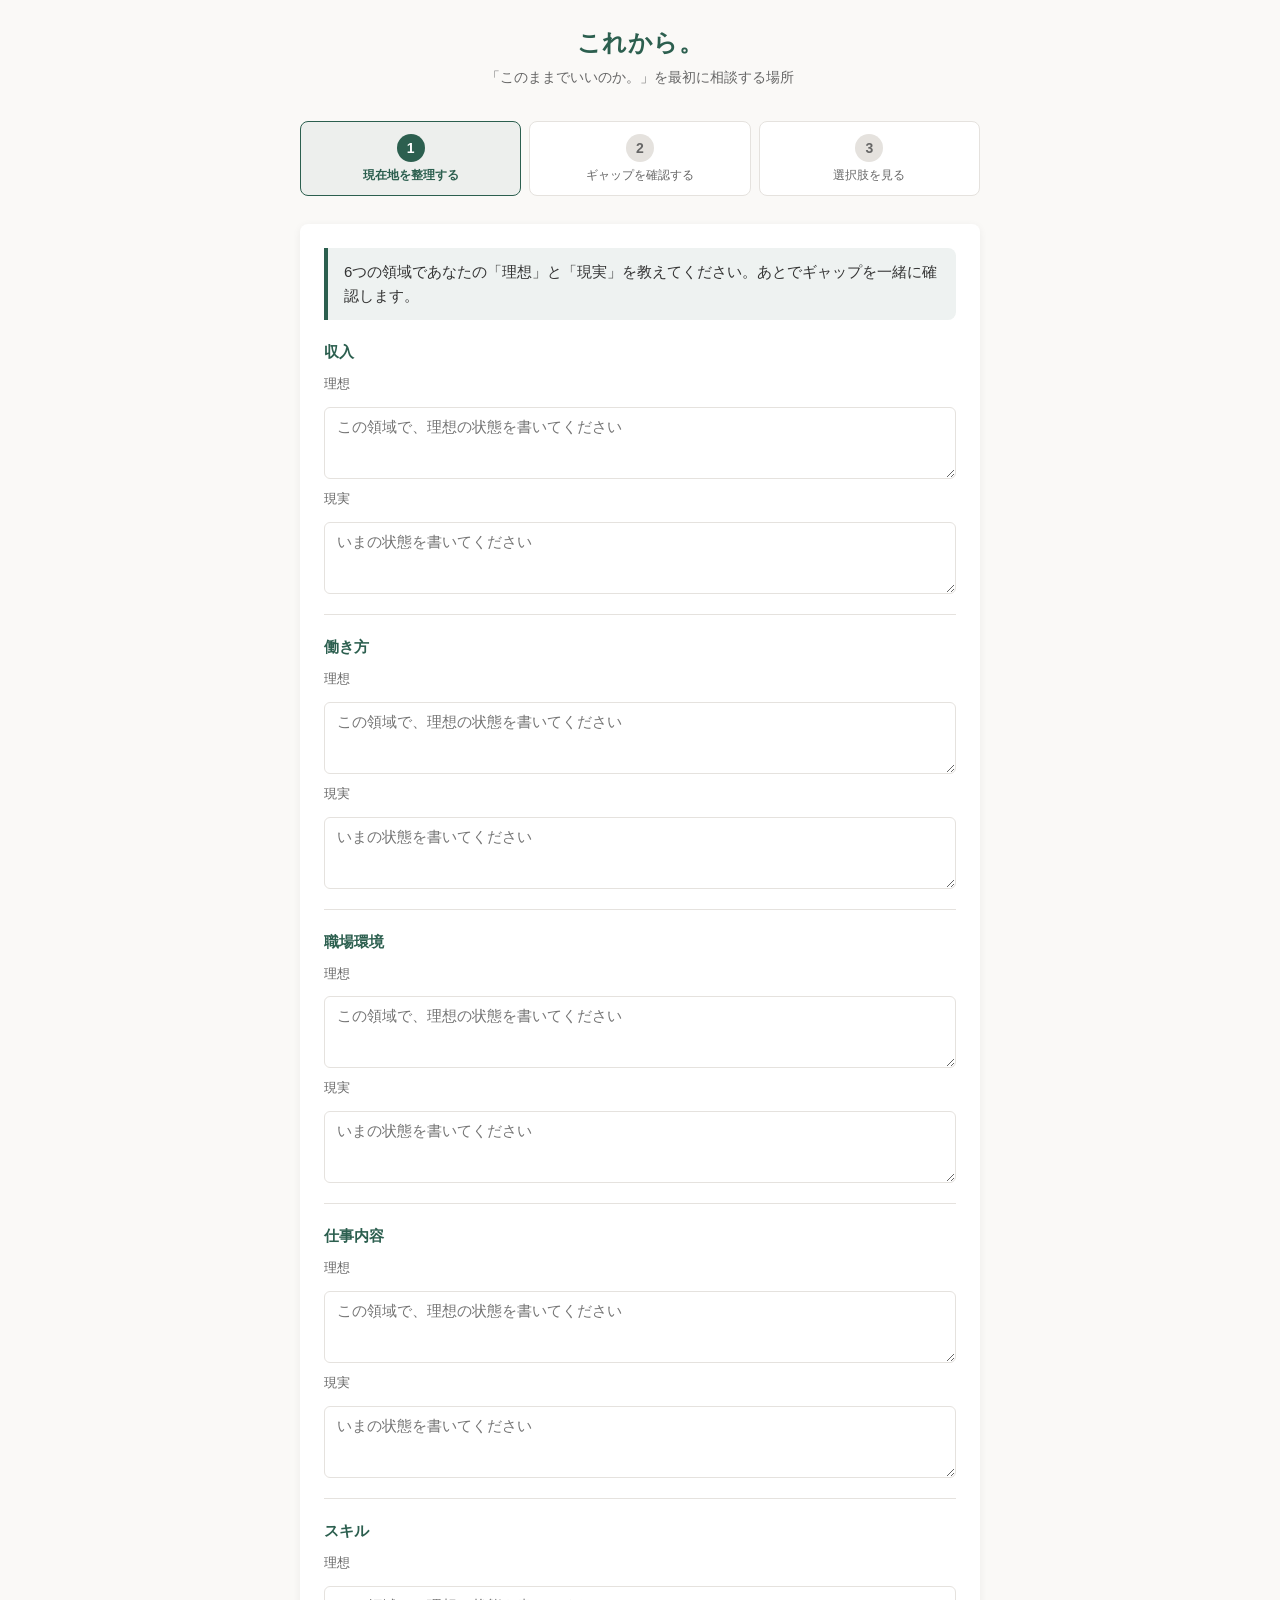
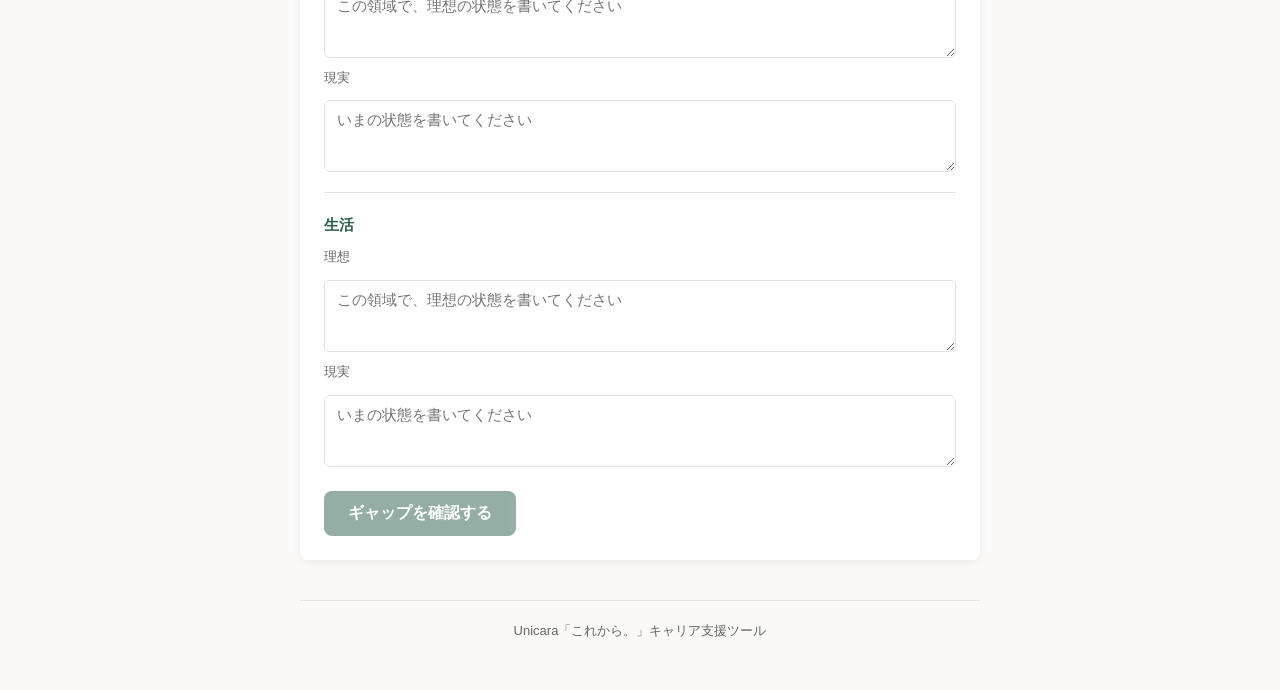
<file: docs/tool/standalone.html>
<!DOCTYPE html>
<html lang="ja">
<head>
  <meta charset="UTF-8">
  <meta name="viewport" content="width=device-width, initial-scale=1.0">
  <title>これから。｜理想と現実のギャップ → 選択肢</title>
  <style>
:root {
  --color-bg: #faf9f7;
  --color-surface: #fff;
  --color-border: #e5e2de;
  --color-primary: #2c5f4f;
  --color-primary-light: #3d7a68;
  --color-text: #333;
  --color-text-muted: #666;
  --color-accent: #c4a35a;
  --font-sans: "Hiragino Kaku Gothic ProN", "Hiragino Sans", Meiryo, sans-serif;
  --shadow: 0 2px 8px rgba(0,0,0,0.06);
  --radius: 8px;
}
* { box-sizing: border-box; }
body {
  margin: 0;
  font-family: var(--font-sans);
  font-size: 16px;
  line-height: 1.6;
  color: var(--color-text);
  background: var(--color-bg);
  min-height: 100vh;
}
.container { max-width: 720px; margin: 0 auto; padding: 24px 20px 48px; }
.header { text-align: center; margin-bottom: 32px; }
.logo { font-size: 1.5rem; font-weight: 700; color: var(--color-primary); margin: 0 0 4px 0; letter-spacing: 0.02em; }
.tagline { font-size: 0.875rem; color: var(--color-text-muted); margin: 0; }
.step-indicator { margin-bottom: 28px; }
.steps { list-style: none; margin: 0; padding: 0; display: flex; justify-content: space-between; gap: 8px; }
.step {
  flex: 1;
  display: flex;
  flex-direction: column;
  align-items: center;
  padding: 12px 8px;
  background: var(--color-surface);
  border: 1px solid var(--color-border);
  border-radius: var(--radius);
  transition: border-color 0.2s, background 0.2s;
}
.step.current { border-color: var(--color-primary); background: rgba(44, 95, 79, 0.06); }
.step.done .step-num { background: var(--color-primary); color: #fff; }
.step-num {
  width: 28px; height: 28px; border-radius: 50%;
  background: var(--color-border); color: var(--color-text-muted);
  display: flex; align-items: center; justify-content: center;
  font-size: 0.875rem; font-weight: 600; margin-bottom: 6px;
}
.step.current .step-num { background: var(--color-primary); color: #fff; }
.step-label { font-size: 0.75rem; color: var(--color-text-muted); text-align: center; line-height: 1.3; }
.step.current .step-label { color: var(--color-primary); font-weight: 600; }
.panel { display: none; background: var(--color-surface); border-radius: var(--radius); padding: 24px; box-shadow: var(--shadow); }
.panel.active { display: block; }
.narrative {
  margin: 0 0 20px 0; padding: 12px 16px;
  background: rgba(44, 95, 79, 0.08); border-left: 4px solid var(--color-primary);
  border-radius: 0 var(--radius) var(--radius) 0; font-size: 0.9375rem;
}
.bridge-message {
  margin: 0 0 16px 0; padding: 12px 16px;
  background: rgba(196, 163, 90, 0.12); border-left: 4px solid var(--color-accent);
  border-radius: 0 var(--radius) var(--radius) 0; font-size: 0.9375rem;
}
.gap-instruction { font-size: 0.875rem; color: var(--color-text-muted); margin: 0 0 16px 0; }
.form-areas { margin-bottom: 24px; }
.area-block { margin-bottom: 20px; padding-bottom: 20px; border-bottom: 1px solid var(--color-border); }
.area-block:last-child { border-bottom: none; margin-bottom: 0; padding-bottom: 0; }
.area-name { font-weight: 600; color: var(--color-primary); margin-bottom: 10px; font-size: 0.9375rem; }
.area-fields { display: grid; gap: 10px; }
.area-fields label { display: block; font-size: 0.8125rem; color: var(--color-text-muted); margin-bottom: 2px; }
.area-fields textarea {
  width: 100%; min-height: 72px; padding: 10px 12px;
  border: 1px solid var(--color-border); border-radius: 6px;
  font-family: inherit; font-size: 0.9375rem; resize: vertical;
}
.area-fields textarea:focus { outline: none; border-color: var(--color-primary); box-shadow: 0 0 0 2px rgba(44, 95, 79, 0.15); }
.gap-list { margin-bottom: 24px; }
.gap-item { background: var(--color-bg); border-radius: var(--radius); padding: 16px; margin-bottom: 12px; border: 1px solid var(--color-border); }
.gap-item:last-child { margin-bottom: 0; }
.gap-item-header { font-weight: 600; color: var(--color-primary); margin-bottom: 10px; font-size: 0.9375rem; }
.gap-compare { display: grid; grid-template-columns: 1fr 1fr; gap: 12px; margin-bottom: 12px; font-size: 0.875rem; }
.gap-compare dt { font-weight: 600; color: var(--color-text-muted); margin-bottom: 4px; }
.gap-compare dd { margin: 0; padding: 8px 10px; background: var(--color-surface); border-radius: 6px; min-height: 44px; white-space: pre-wrap; word-break: break-word; }
.gap-size { display: flex; align-items: center; gap: 16px; flex-wrap: wrap; }
.gap-size span { font-size: 0.8125rem; color: var(--color-text-muted); margin-right: 4px; }
.gap-size label { display: inline-flex; align-items: center; gap: 6px; font-size: 0.875rem; cursor: pointer; }
.gap-size input[type="radio"] { width: 18px; height: 18px; accent-color: var(--color-primary); }
.option-cards { display: flex; flex-direction: column; gap: 20px; }
.option-card { background: var(--color-bg); border: 1px solid var(--color-border); border-radius: var(--radius); padding: 20px; transition: border-color 0.2s, box-shadow 0.2s; }
.option-card:hover { border-color: var(--color-primary-light); box-shadow: var(--shadow); }
.option-card-title { font-size: 1.125rem; font-weight: 700; color: var(--color-primary); margin: 0 0 16px 0; padding-bottom: 10px; border-bottom: 2px solid var(--color-border); }
.option-card-axis { margin-bottom: 16px; }
.option-card-axis dl { margin: 0; display: grid; gap: 8px; }
.option-card-axis dt { font-size: 0.8125rem; color: var(--color-text-muted); font-weight: 500; margin: 0; }
.option-card-axis dd { font-size: 0.9375rem; margin: 0; }
.option-card-rationale { padding: 14px 16px; background: rgba(44, 95, 79, 0.08); border-radius: 6px; border-left: 3px solid var(--color-primary); }
.option-card-rationale-title { font-size: 0.8125rem; font-weight: 600; color: var(--color-primary); margin: 0 0 8px 0; }
.option-card-rationale p { margin: 0; font-size: 0.9375rem; line-height: 1.65; }
.option-card-rationale p + p { margin-top: 8px; }
.panel-actions { margin-top: 24px; }
.btn {
  display: inline-block; padding: 12px 24px; font-size: 1rem; font-family: inherit; font-weight: 600;
  border: none; border-radius: var(--radius); cursor: pointer; transition: background 0.2s, opacity 0.2s;
}
.btn:disabled { opacity: 0.5; cursor: not-allowed; }
.btn-primary { background: var(--color-primary); color: #fff; }
.btn-primary:hover:not(:disabled) { background: var(--color-primary-light); }
.footer { margin-top: 40px; padding-top: 20px; border-top: 1px solid var(--color-border); text-align: center; font-size: 0.8125rem; color: var(--color-text-muted); }
.footer p { margin: 0; }
@media (max-width: 600px) {
  .steps { flex-direction: column; }
  .step-label { font-size: 0.6875rem; }
  .gap-compare { grid-template-columns: 1fr; }
}
  </style>
</head>
<body>
  <div class="container">
    <header class="header">
      <h1 class="logo">これから。</h1>
      <p class="tagline">「このままでいいのか。」を最初に相談する場所</p>
    </header>
    <nav class="step-indicator" aria-label="進捗">
      <ol class="steps">
        <li class="step" data-step="1"><span class="step-num">1</span><span class="step-label">現在地を整理する</span></li>
        <li class="step" data-step="2"><span class="step-num">2</span><span class="step-label">ギャップを確認する</span></li>
        <li class="step" data-step="3"><span class="step-num">3</span><span class="step-label">選択肢を見る</span></li>
      </ol>
    </nav>
    <main class="main">
      <section id="panel-step1" class="panel active">
        <p class="narrative">6つの領域であなたの「理想」と「現実」を教えてください。あとでギャップを一緒に確認します。</p>
        <form id="form-step1" class="form-areas"></form>
        <div class="panel-actions">
          <button type="button" id="btn-to-step2" class="btn btn-primary" disabled>ギャップを確認する</button>
        </div>
      </section>
      <section id="panel-step2" class="panel">
        <p class="narrative">理想と現実の差が一覧で見えています。「何を変えたいか」がはっきりすると、次の選択肢が選びやすくなります。</p>
        <p class="gap-instruction">各領域で、理想と現実のギャップをどの程度感じているか選んでください。</p>
        <div id="gap-list" class="gap-list"></div>
        <div class="panel-actions">
          <button type="button" id="btn-to-step3" class="btn btn-primary">選択肢を見る</button>
        </div>
      </section>
      <section id="panel-step3" class="panel">
        <p class="bridge-message" id="bridge-message"></p>
        <p class="narrative">あなたのギャップに照らして、理想に近づく4つの選択肢を用意しました。それぞれの「選んだときの根拠」も書いてあるので、比べてみてください。</p>
        <div id="option-cards" class="option-cards"></div>
      </section>
    </main>
    <footer class="footer">
      <p>Unicara「これから。」キャリア支援ツール</p>
    </footer>
  </div>
  <script>
(function () {
  'use strict';
  var AREAS = ['収入', '働き方', '職場環境', '仕事内容', 'スキル', '生活'];
  var OPTIONS = [
    { id: 1, name: '① 転職+副業', axis: { '届きやすい6領域': '収入・スキル・働き方・仕事内容 など広く', 'リスク・負荷': '高（環境変化＋時間・体力）', '効果が出るまでの目安': '数ヶ月〜1年', '次のステップ': '転職軸の整理＋副業形態・時間の検討' } },
    { id: 2, name: '② 転職', axis: { '届きやすい6領域': '収入・働き方・職場環境・仕事内容 など', 'リスク・負荷': '高（環境が変わる）', '効果が出るまでの目安': '数ヶ月〜1年', '次のステップ': '判断軸の整理→求人検討' } },
    { id: 3, name: '③ 副業', axis: { '届きやすい6領域': '収入・スキル・生活 など', 'リスク・負荷': '中（時間・体力）', '効果が出るまでの目安': '数ヶ月〜', '次のステップ': '副業形態・時間の検討' } },
    { id: 4, name: '④ 現状の見直し', axis: { '届きやすい6領域': '職場環境・働き方・仕事内容 など', 'リスク・負荷': '低（現状維持の延長）', '効果が出るまでの目安': '継続的', '次のステップ': '現職で交渉・調整できることの洗い出し' } }
  ];
  var RATIONALE_TEMPLATES = {
    '収入': { 1: '本業の年収アップと副業収入の両方で、理想の収入に近づけます。', 2: '条件の合う転職で、理想の年収・報酬に近づけます。', 3: '現職を続けながら収入を足し、理想の収入に近づけます。', 4: '昇給・評価制度の見直しや副業許可など、現職内で収入を改善できる可能性があります。' },
    '働き方': { 1: '転職先の働き方と副業の時間配分の両方を設計できます。', 2: '残業・リモート・裁量など、働き方を条件に含めた会社選びができます。', 3: '副業の形態・時間を自分で決められ、自律性を高められます。', 4: 'リモート・フレックス・残業削減など、現職で交渉・制度活用の余地があります。' },
    '職場環境': { 1: '本業の環境を変えつつ、副業で別の人間関係・評価に触れられます。', 2: '人間関係・評価制度・企業文化を変えることで、理想の職場に近づけます。', 3: '本業とは別の環境に触れることで、視野や選択肢が広がります。', 4: '異動・評価の見直し・コミュニケーションの工夫など、現職のまま変えられることがあります。' },
    '仕事内容': { 1: '本業と副業で役割を分け、やりがいや裁量を両立できます。', 2: '業務の性質・裁量・やりがいを条件にした会社選びができます。', 3: '本業とは別の仕事に挑戦し、やりがいや裁量を増やせます。', 4: '役割変更・担当範囲の見直しなど、現職内で仕事内容を調整できる可能性があります。' },
    'スキル': { 1: '新しい職場と副業の両方で、市場価値や専門性を伸ばせます。', 2: '新しい職種・業界に挑戦し、市場価値やポータブルスキルを高められます。', 3: '本業とは別の分野で経験を積み、市場価値を高められます。', 4: '社内研修・異動・役割拡大など、現職のままスキルを伸ばせる道があります。' },
    '生活': { 1: '本業と副業のバランスを取ることで、家族・健康・ライフスタイルを設計しやすくなります。', 2: '働き方や勤務地を変えることで、理想の生活に近づけます。', 3: '副業の時間配分を自分で決めることで、生活のコントロール感が高まります。', 4: '働き方の見直しや制度活用で、家族との時間・健康を現職のまま改善できる可能性があります。' }
  };
  var MAX_RATIONALE_SENTENCES = 3, GAP_LEVELS = ['小', '中', '大'];
  var state = { step: 1, formData: {}, gapSizes: {} };
  function getEl(id) { return document.getElementById(id); }
  function escapeHtml(s) { var d = document.createElement('div'); d.textContent = s; return d.innerHTML; }
  function renderStep1() {
    var form = getEl('form-step1');
    if (!form) return;
    form.innerHTML = AREAS.map(function (area, i) {
      var idealId = 'ideal-' + i, realityId = 'reality-' + i;
      return '<div class="area-block" data-area="' + area + '"><div class="area-name">' + area + '</div><div class="area-fields"><label for="' + idealId + '">理想</label><textarea id="' + idealId + '" name="ideal" data-area="' + area + '" placeholder="この領域で、理想の状態を書いてください"></textarea><label for="' + realityId + '">現実</label><textarea id="' + realityId + '" name="reality" data-area="' + area + '" placeholder="いまの状態を書いてください"></textarea></div></div>';
    }).join('');
    form.querySelectorAll('textarea').forEach(function (ta) { ta.addEventListener('input', checkStep1Complete); });
    checkStep1Complete();
  }
  function checkStep1Complete() {
    var form = getEl('form-step1');
    if (!form) return;
    var filled = 0;
    AREAS.forEach(function (_, i) {
      var ideal = (form.querySelector('#ideal-' + i) || {}).value || '', reality = (form.querySelector('#reality-' + i) || {}).value || '';
      if (ideal.trim() && reality.trim()) filled++;
    });
    var btn = getEl('btn-to-step2');
    if (btn) btn.disabled = filled < AREAS.length;
  }
  function collectStep1() {
    state.formData = {};
    AREAS.forEach(function (_, i) {
      var area = AREAS[i], idealEl = getEl('form-step1') && getEl('form-step1').querySelector('#ideal-' + i), realityEl = getEl('form-step1') && getEl('form-step1').querySelector('#reality-' + i);
      state.formData[area] = { ideal: (idealEl && idealEl.value) ? idealEl.value.trim() : '', reality: (realityEl && realityEl.value) ? realityEl.value.trim() : '' };
    });
  }
  function renderStep2() {
    var list = getEl('gap-list');
    if (!list) return;
    list.innerHTML = AREAS.map(function (area, i) {
      var d = state.formData[area] || { ideal: '', reality: '' }, nameId = 'gap-size-' + i;
      var radios = GAP_LEVELS.map(function (level) { return '<label><input type="radio" name="' + nameId + '" value="' + level + '" data-area="' + area + '">' + level + '</label>'; }).join('');
      return '<div class="gap-item" data-area="' + area + '"><div class="gap-item-header">' + area + '</div><dl class="gap-compare"><div><dt>理想</dt><dd>' + escapeHtml(d.ideal || '—') + '</dd></div><div><dt>現実</dt><dd>' + escapeHtml(d.reality || '—') + '</dd></div></dl><div class="gap-size"><span>ギャップの大きさ：</span>' + radios + '</div></div>';
    }).join('');
  }
  function collectStep2() {
    state.gapSizes = {};
    AREAS.forEach(function (_, i) {
      var area = AREAS[i], name = 'gap-size-' + i, radio = document.querySelector('input[name="' + name + '"]:checked');
      state.gapSizes[area] = (radio && radio.value) ? radio.value : '小';
    });
  }
  function getAreasWithSignificantGapOrdered() {
    var list = [];
    AREAS.forEach(function (area) { var size = state.gapSizes[area]; if (size === '大' || size === '中') list.push({ area: area, size: size }); });
    list.sort(function (a, b) { return (b.size === '大' ? 1 : 0) - (a.size === '大' ? 1 : 0); });
    return list.map(function (x) { return x.area; });
  }
  function getRationaleForOption(optionId) {
    var significant = getAreasWithSignificantGapOrdered(), sentences = [];
    significant.forEach(function (area) {
      var t = RATIONALE_TEMPLATES[area] && RATIONALE_TEMPLATES[area][optionId];
      if (t && sentences.length < MAX_RATIONALE_SENTENCES) sentences.push(t);
    });
    if (sentences.length === 0) return ['理想と現実の差を埋める一つの道として、この選択肢を検討できます。'];
    return sentences;
  }
  function renderStep3() {
    var container = getEl('option-cards'), bridgeEl = getEl('bridge-message');
    if (!container) return;
    var significant = getAreasWithSignificantGapOrdered();
    if (bridgeEl) bridgeEl.textContent = significant.length > 0 ? 'あなたのギャップ（' + significant.join('・') + '）に合わせて、理想に近づく4つの選択肢を提示します。' : '理想と現実のギャップを踏まえて、4つの選択肢とそれぞれの根拠をまとめました。';
    container.innerHTML = OPTIONS.map(function (opt) {
      var axisHtml = Object.keys(opt.axis).map(function (label) { return '<dt>' + escapeHtml(label) + '</dt><dd>' + escapeHtml(opt.axis[label]) + '</dd>'; }).join('');
      var rationaleSentences = getRationaleForOption(opt.id);
      var rationaleHtml = '<div class="option-card-rationale-title">この選択肢を選んだときの根拠</div>' + rationaleSentences.map(function (s) { return '<p>' + escapeHtml(s) + '</p>'; }).join('');
      return '<div class="option-card" data-option-id="' + opt.id + '"><h3 class="option-card-title">' + escapeHtml(opt.name) + '</h3><div class="option-card-axis"><dl>' + axisHtml + '</dl></div><div class="option-card-rationale">' + rationaleHtml + '</div></div>';
    }).join('');
  }
  function setStep(step) {
    state.step = step;
    document.querySelectorAll('.panel').forEach(function (p) { p.classList.remove('active'); });
    var panel = getEl('panel-step' + step);
    if (panel) panel.classList.add('active');
    document.querySelectorAll('.step').forEach(function (el, i) {
      var num = i + 1;
      el.classList.remove('current', 'done');
      if (num === step) el.classList.add('current'); else if (num < step) el.classList.add('done');
    });
  }
  getEl('btn-to-step2').addEventListener('click', function () { collectStep1(); renderStep2(); setStep(2); });
  getEl('btn-to-step3').addEventListener('click', function () { collectStep2(); renderStep3(); setStep(3); });
  renderStep1();
  setStep(1);
})();
  </script>
</body>
</html>
</file>
<file: docs/tool/styles.css>
/* ========================================================
   これから。 UI改善 - Complete Stylesheet
   ======================================================== */

:root {
  /* Brand Colors */
  --sage: #9cac89;
  --sage-deep: #6f8061;
  --sage-soft: #b8c4a7;
  --sage-mist: #e9eee2;
  --beige: #e5d9c2;
  --beige-soft: #f0e8d6;
  --beige-deep: #c9b896;

  /* Neutrals - warm */
  --ink: #2b2a26;
  --ink-soft: #4a4843;
  --ink-mute: #7a766c;
  --paper: #faf8f4;
  --paper-deep: #f4f0e7;
  --line: rgba(43, 42, 38, 0.10);
  --line-soft: rgba(43, 42, 38, 0.06);

  /* Accents */
  --accent-warn: #c97b5e;
  --accent-positive: #7a9466;

  /* Type */
  --font-serif: 'Noto Serif JP', 'Hiragino Mincho ProN', serif;
  --font-sans: 'Noto Sans JP', 'Hiragino Kaku Gothic ProN', sans-serif;
  --font-mono: 'JetBrains Mono', 'IBM Plex Mono', ui-monospace, monospace;

  /* Radii */
  --r-sm: 8px;
  --r-md: 14px;
  --r-lg: 20px;
  --r-xl: 28px;
  --r-pill: 999px;
}

* { box-sizing: border-box; }
html, body { margin: 0; padding: 0; }

body {
  font-family: var(--font-sans);
  background: var(--paper);
  color: var(--ink);
  font-size: 15px;
  line-height: 1.7;
  -webkit-font-smoothing: antialiased;
  font-feature-settings: "palt";
}

button { font-family: inherit; cursor: pointer; }
input, textarea { font-family: inherit; }

.hidden { display: none !important; }

/* ============== App Shell ============== */
.app {
  display: grid;
  grid-template-columns: 280px 1fr;
  min-height: 100vh;
  background: var(--paper);
}

/* ============== Sidebar ============== */
.sidebar {
  background: var(--paper-deep);
  border-right: 1px solid var(--line);
  padding: 36px 28px;
  display: flex;
  flex-direction: column;
  gap: 32px;
  position: sticky;
  top: 0;
  height: 100vh;
}

.brand {
  display: flex;
  flex-direction: column;
  gap: 4px;
}
.brand-mark {
  width: 40px;
  height: 40px;
  border-radius: 50%;
  background: var(--sage);
  display: grid;
  place-items: center;
  color: var(--paper);
  font-family: var(--font-serif);
  font-weight: 500;
  font-size: 18px;
  letter-spacing: -0.02em;
  margin-bottom: 14px;
}
.brand-name {
  font-family: var(--font-serif);
  font-size: 22px;
  font-weight: 500;
  letter-spacing: 0.02em;
  color: var(--ink);
}
.brand-sub {
  font-size: 11px;
  color: var(--ink-mute);
  letter-spacing: 0.12em;
}

/* Step Nav */
.step-nav {
  display: flex;
  flex-direction: column;
  gap: 2px;
  flex: 1;
}
.step-nav-label {
  font-size: 10px;
  letter-spacing: 0.18em;
  color: var(--ink-mute);
  text-transform: uppercase;
  margin-bottom: 14px;
  padding-left: 4px;
}
.step-item {
  display: grid;
  grid-template-columns: 28px 1fr;
  gap: 14px;
  align-items: flex-start;
  padding: 12px 10px;
  border-radius: var(--r-md);
  background: transparent;
  border: none;
  text-align: left;
  width: 100%;
  color: var(--ink-mute);
  transition: all 0.2s ease;
  position: relative;
}
.step-item:not(:last-child)::after {
  content: '';
  position: absolute;
  left: 23px;
  top: 38px;
  width: 1px;
  height: calc(100% - 28px);
  background: var(--line);
}
.step-item.done::after {
  background: var(--sage-soft);
}
.step-num {
  width: 28px;
  height: 28px;
  border-radius: 50%;
  border: 1px solid var(--line);
  display: grid;
  place-items: center;
  font-size: 12px;
  font-family: var(--font-serif);
  background: var(--paper);
  color: var(--ink-mute);
  position: relative;
  z-index: 1;
}
.step-item.active {
  color: var(--ink);
}
.step-item.active .step-num {
  background: var(--sage);
  color: var(--paper);
  border-color: var(--sage);
}
.step-item.done .step-num {
  background: var(--sage-mist);
  color: var(--sage-deep);
  border-color: var(--sage-soft);
}
.step-text {
  display: flex;
  flex-direction: column;
  gap: 2px;
  padding-top: 4px;
}
.step-title {
  font-size: 13px;
  font-weight: 500;
  letter-spacing: 0.02em;
}
.step-desc {
  font-size: 11px;
  color: var(--ink-mute);
  line-height: 1.5;
}

.sidebar-foot {
  display: flex;
  flex-direction: column;
  gap: 8px;
  padding-top: 20px;
  border-top: 1px solid var(--line);
}
.sidebar-link {
  background: transparent;
  border: none;
  text-align: left;
  padding: 8px 4px;
  font-size: 12px;
  color: var(--ink-soft);
  display: flex;
  align-items: center;
  gap: 8px;
  border-radius: var(--r-sm);
}
.sidebar-link:hover { color: var(--ink); }
.sidebar-link .dot {
  width: 4px;
  height: 4px;
  border-radius: 50%;
  background: var(--sage);
}

/* ============== Main ============== */
.main {
  padding: 56px 72px 96px;
  max-width: 980px;
  width: 100%;
}

.eyebrow {
  font-size: 11px;
  letter-spacing: 0.22em;
  color: var(--sage-deep);
  text-transform: uppercase;
  margin-bottom: 12px;
  font-weight: 500;
}

.h-display {
  font-family: var(--font-serif);
  font-weight: 500;
  font-size: 40px;
  line-height: 1.35;
  letter-spacing: 0.01em;
  color: var(--ink);
  margin: 0 0 16px;
}
.h-display em {
  font-style: normal;
  color: var(--sage-deep);
  position: relative;
}
.lead {
  font-size: 15px;
  color: var(--ink-soft);
  line-height: 1.85;
  max-width: 56ch;
  margin: 0 0 32px;
}
.lead strong {
  font-weight: 500;
  color: var(--ink);
  background: linear-gradient(transparent 65%, var(--sage-mist) 65%);
  padding: 0 2px;
}

.progress-pill {
  display: inline-flex;
  align-items: center;
  gap: 8px;
  padding: 6px 14px;
  border-radius: var(--r-pill);
  background: var(--paper-deep);
  border: 1px solid var(--line);
  font-size: 11px;
  letter-spacing: 0.1em;
  color: var(--ink-mute);
  margin-bottom: 24px;
}
.progress-pill .num {
  font-family: var(--font-serif);
  color: var(--sage-deep);
  font-weight: 500;
}

/* ============== Panels ============== */
.panel {
  display: none;
}
.panel.active {
  display: block;
}

/* ============== Buttons ============== */
.btn {
  display: inline-flex;
  align-items: center;
  gap: 10px;
  padding: 14px 22px;
  border-radius: var(--r-pill);
  border: 1px solid transparent;
  font-size: 14px;
  font-weight: 500;
  letter-spacing: 0.02em;
  transition: all 0.18s ease;
  background: transparent;
  color: var(--ink);
  text-decoration: none;
}
.btn:disabled {
  opacity: 0.4;
  cursor: not-allowed;
}
.btn-primary {
  background: var(--sage);
  color: var(--paper);
  border-color: var(--sage);
}
.btn-primary:hover:not(:disabled) { background: var(--sage-deep); border-color: var(--sage-deep); }
.btn-ghost {
  background: transparent;
  color: var(--ink-soft);
  border-color: var(--line);
}
.btn-ghost:hover:not(:disabled) { background: var(--paper-deep); color: var(--ink); border-color: var(--ink-mute); }
.btn-quiet {
  background: transparent;
  color: var(--ink-soft);
  padding: 10px 14px;
}
.btn-quiet:hover { color: var(--ink); }

.actions {
  display: flex;
  gap: 12px;
  align-items: center;
  margin-top: 36px;
  padding-top: 28px;
  border-top: 1px solid var(--line);
}
.actions-spread { justify-content: space-between; }
.actions-end { justify-content: flex-end; }

/* ============== Domain List (Step 1) ============== */
.domain-list {
  display: flex;
  flex-direction: column;
  gap: 14px;
}
.domain-row {
  background: var(--paper);
  border: 1px solid var(--line);
  border-radius: var(--r-md);
  padding: 20px 24px;
  display: grid;
  grid-template-columns: 36px 140px 1fr;
  gap: 20px;
  align-items: flex-start;
  transition: border-color 0.2s ease;
}
.domain-row:focus-within {
  border-color: var(--sage);
  box-shadow: 0 0 0 3px var(--sage-mist);
}
.domain-icon {
  width: 36px;
  height: 36px;
  border-radius: 50%;
  background: var(--sage-mist);
  color: var(--sage-deep);
  display: grid;
  place-items: center;
  font-size: 14px;
  font-family: var(--font-serif);
}
.domain-name {
  font-family: var(--font-serif);
  font-size: 17px;
  font-weight: 500;
  color: var(--ink);
  padding-top: 6px;
}
.domain-name-sub {
  font-size: 10px;
  letter-spacing: 0.16em;
  color: var(--ink-mute);
  text-transform: uppercase;
  margin-top: 2px;
}
.ideal-input {
  width: 100%;
  border: none;
  background: transparent;
  font-family: var(--font-sans);
  font-size: 14px;
  color: var(--ink);
  resize: none;
  line-height: 1.7;
  padding: 6px 0;
  outline: none;
  min-height: 32px;
}
.ideal-input::placeholder {
  color: var(--ink-mute);
  font-style: italic;
}

/* ============== Score Sliders (Step 2) ============== */
.score-list {
  display: flex;
  flex-direction: column;
  gap: 10px;
}
.score-row-v2 {
  background: var(--paper);
  border: 1px solid var(--line);
  border-radius: var(--r-md);
  overflow: hidden;
}
.score-row {
  background: transparent;
  border: none;
  border-radius: 0;
  padding: 22px 28px 14px;
  display: grid;
  grid-template-columns: 180px 1fr 64px;
  gap: 28px;
  align-items: center;
}
.score-label {
  display: flex;
  flex-direction: column;
  gap: 2px;
}
.score-name {
  font-family: var(--font-serif);
  font-size: 16px;
  font-weight: 500;
}
.score-ideal {
  font-size: 11px;
  color: var(--ink-mute);
  line-height: 1.5;
  white-space: nowrap;
  overflow: hidden;
  text-overflow: ellipsis;
}
.slider-wrap {
  position: relative;
  padding: 18px 0 22px;
}
.slider-track {
  height: 4px;
  background: var(--line);
  border-radius: var(--r-pill);
  position: relative;
  cursor: pointer;
}
.slider-fill {
  position: absolute;
  height: 100%;
  background: var(--sage);
  border-radius: var(--r-pill);
  transition: width 0.1s ease;
  pointer-events: none;
}
.slider-thumb {
  position: absolute;
  top: 50%;
  width: 22px;
  height: 22px;
  border-radius: 50%;
  background: var(--paper);
  border: 2px solid var(--sage);
  transform: translate(-50%, -50%);
  cursor: grab;
  box-shadow: 0 2px 6px rgba(0,0,0,0.08);
  transition: transform 0.15s ease;
  pointer-events: none;
}
.slider-thumb:hover { transform: translate(-50%, -50%) scale(1.1); }
.slider-thumb.grabbing { cursor: grabbing; }
.slider-ticks {
  position: absolute;
  left: 0; right: 0;
  bottom: 0;
  display: flex;
  justify-content: space-between;
  font-size: 10px;
  color: var(--ink-mute);
  letter-spacing: 0.05em;
  pointer-events: none;
}
.score-value {
  font-family: var(--font-serif);
  font-size: 28px;
  font-weight: 500;
  color: var(--sage-deep);
  text-align: right;
  font-variant-numeric: tabular-nums;
}
.score-value-of {
  font-size: 12px;
  color: var(--ink-mute);
  margin-left: 2px;
}

/* Reason wrap */
.reason-wrap {
  padding: 14px 28px 18px;
  border-top: 1px dashed var(--line);
  display: grid;
  grid-template-columns: 110px 1fr;
  gap: 18px;
  align-items: flex-start;
  background: var(--paper-deep);
}
.reason-label {
  font-size: 11px;
  letter-spacing: 0.14em;
  color: var(--ink-mute);
  text-transform: uppercase;
  padding-top: 8px;
}
.reason-input {
  width: 100%;
  border: none;
  background: transparent;
  font-family: var(--font-sans);
  font-size: 13px;
  color: var(--ink);
  resize: none;
  line-height: 1.7;
  padding: 6px 0;
  outline: none;
  min-height: 40px;
}
.reason-input::placeholder { color: var(--ink-mute); font-style: italic; }

/* ============== Gap View (Step 3) ============== */
.gap-grid {
  display: grid;
  grid-template-columns: 1fr 1fr;
  gap: 20px;
  margin-bottom: 28px;
}

.radar-card {
  background: var(--paper);
  border: 1px solid var(--line);
  border-radius: var(--r-lg);
  padding: 28px;
  aspect-ratio: 1 / 1;
  display: flex;
  flex-direction: column;
}
.radar-title {
  font-size: 11px;
  letter-spacing: 0.18em;
  color: var(--ink-mute);
  text-transform: uppercase;
  margin-bottom: 12px;
}
.radar-svg {
  flex: 1;
  width: 100%;
  height: 100%;
}

.bars-card {
  background: var(--paper);
  border: 1px solid var(--line);
  border-radius: var(--r-lg);
  padding: 28px;
  display: flex;
  flex-direction: column;
  gap: 18px;
}
.bar-row {
  display: grid;
  grid-template-columns: 80px 1fr 50px;
  gap: 14px;
  align-items: center;
}
.bar-name {
  font-size: 13px;
  font-family: var(--font-serif);
}
.bar-track {
  height: 8px;
  background: var(--paper-deep);
  border-radius: var(--r-pill);
  position: relative;
  overflow: hidden;
}
.bar-actual {
  position: absolute;
  left: 0;
  top: 0;
  height: 100%;
  background: var(--sage);
  border-radius: var(--r-pill);
}
.bar-ideal-mark {
  position: absolute;
  top: -3px;
  width: 2px;
  height: 14px;
  background: var(--ink);
  border-radius: 1px;
}
.bar-gap-text {
  font-size: 12px;
  color: var(--accent-warn);
  text-align: right;
  font-variant-numeric: tabular-nums;
  font-weight: 500;
}
.bar-gap-text.small { color: var(--ink-mute); }

/* Improvements list */
.imp-list {
  display: flex;
  flex-direction: column;
  gap: 12px;
}
.imp-item {
  background: var(--paper);
  border: 1px solid var(--line);
  border-radius: var(--r-md);
  padding: 18px 20px;
  display: grid;
  grid-template-columns: 22px 28px 110px 1fr auto;
  gap: 18px;
  align-items: flex-start;
  transition: transform 0.15s ease, background 0.15s ease, border-color 0.15s ease;
  cursor: default;
}
.imp-handle {
  cursor: grab;
  color: var(--ink-mute);
  font-size: 14px;
  letter-spacing: -1px;
  user-select: none;
  padding-top: 4px;
  text-align: center;
}
.imp-handle:active { cursor: grabbing; }
.imp-item.is-dragging {
  opacity: 0.4;
  border-color: var(--sage);
}
.imp-item.is-over {
  border-color: var(--sage);
  background: var(--sage-mist);
  transform: translateY(-2px);
  box-shadow: 0 6px 18px rgba(0,0,0,0.05);
}
.imp-rank {
  width: 28px;
  height: 28px;
  border-radius: 50%;
  background: var(--sage-mist);
  color: var(--sage-deep);
  display: grid;
  place-items: center;
  font-size: 13px;
  font-family: var(--font-serif);
  font-weight: 500;
}
.imp-domain {
  display: flex;
  flex-direction: column;
}
.imp-domain-name {
  font-family: var(--font-serif);
  font-size: 14px;
  font-weight: 500;
}
.imp-gap {
  font-size: 11px;
  color: var(--accent-warn);
  margin-top: 2px;
}
.imp-text {
  background: transparent;
  border: none;
  outline: none;
  resize: none;
  width: 100%;
  font-family: var(--font-sans);
  font-size: 13px;
  color: var(--ink);
  line-height: 1.7;
  min-height: 26px;
  padding: 4px 0;
}
.imp-text::placeholder { color: var(--ink-mute); font-style: italic; }
.imp-arrows {
  display: flex;
  flex-direction: column;
  gap: 4px;
}
.imp-arrows button {
  width: 22px;
  height: 22px;
  border-radius: 50%;
  border: 1px solid var(--line);
  background: var(--paper-deep);
  color: var(--ink-mute);
  font-size: 10px;
  display: grid;
  place-items: center;
  padding: 0;
}
.imp-arrows button:hover:not(:disabled) { color: var(--ink); border-color: var(--ink-mute); }
.imp-arrows button:disabled { opacity: 0.3; cursor: not-allowed; }

/* ============== Result (Step 4) ============== */

/* Featured Route */
.route-featured {
  background: var(--paper);
  border-radius: var(--r-xl);
  border: 1px solid var(--line);
  overflow: hidden;
  margin-bottom: 32px;
  box-shadow: 0 12px 32px rgba(43, 42, 38, 0.06);
}
.route-featured-head {
  background: var(--sage-deep);
  color: var(--paper);
  padding: 36px 40px 32px;
}
.route-tag-row {
  display: flex;
  align-items: center;
  gap: 14px;
  margin-bottom: 16px;
}
.route-tag-pill {
  background: var(--paper);
  color: var(--sage-deep);
  font-size: 15px;
  letter-spacing: 0.14em;
  padding: 7px 20px;
  border-radius: var(--r-pill);
  font-weight: 700;
}
.route-tag-quiet {
  background: var(--sage-mist);
  color: var(--sage-deep);
}
.route-code {
  font-family: var(--font-mono, monospace);
  font-size: 11px;
  letter-spacing: 0.18em;
  color: var(--paper);
  opacity: 0.7;
}
.route-featured-title {
  font-family: var(--font-serif);
  font-size: 30px;
  font-weight: 500;
  line-height: 1.45;
  letter-spacing: 0.01em;
  margin: 0 0 10px;
  color: var(--paper);
}
.route-featured-sub {
  font-size: 14px;
  margin: 0;
  color: var(--paper);
  opacity: 0.85;
  max-width: 56ch;
}

/* Case study section (wraps hero + story) */
.case-study-section {
  background: var(--paper);
  border-radius: 0 0 var(--r-lg) var(--r-lg);
  overflow: hidden;
}
.case-study-label {
  padding: 28px 40px 16px;
  border-top: 1px solid var(--line);
}
.case-study-heading {
  font-family: var(--font-serif);
  font-size: 20px;
  font-weight: 500;
  margin: 4px 0 0;
  color: var(--ink);
}
.case-story {
  padding: 0 40px 8px;
}
.case-story-header {
  padding-bottom: 14px;
  border-bottom: 1px solid var(--line);
  margin-bottom: 4px;
}
.case-story-title {
  font-family: var(--font-serif);
  font-size: 17px;
  font-weight: 500;
  margin: 4px 0 0;
  color: var(--ink);
}

/* Case hero */
.case-hero {
  display: grid;
  grid-template-columns: 1.1fr 1fr;
  background: var(--ink);
  color: var(--paper);
  margin: 0 40px;
  border-radius: var(--r-lg);
  overflow: hidden;
}
.case-hero-img {
  position: relative;
  min-height: 280px;
  background: var(--sage-deep);
  overflow: hidden;
}
.case-hero-img img {
  width: 100%;
  height: 100%;
  object-fit: cover;
  display: block;
}
.case-hero-caption {
  position: absolute;
  bottom: 12px;
  left: 16px;
  font-size: 11px;
  color: var(--paper);
  letter-spacing: 0.04em;
  background: rgba(0,0,0,0.35);
  padding: 4px 10px;
  border-radius: var(--r-sm);
}
.case-hero-body {
  padding: 32px 36px;
  display: flex;
  flex-direction: column;
  gap: 14px;
}
.case-hero-eyebrow {
  font-size: 10px;
  letter-spacing: 0.22em;
  color: var(--sage-soft);
  text-transform: uppercase;
}
.case-hero-name {
  font-family: var(--font-serif);
  font-size: 18px;
  margin: 0;
  font-weight: 500;
  color: var(--paper);
}
.case-hero-quote {
  font-family: var(--font-serif);
  font-size: 19px;
  line-height: 1.7;
  margin: 0;
  color: var(--paper);
  border-left: 2px solid var(--sage-soft);
  padding-left: 16px;
}
.case-stats {
  display: grid;
  grid-template-columns: repeat(3, 1fr);
  gap: 12px;
  margin-top: 4px;
  border-top: 1px solid rgba(255,255,255,0.12);
  padding-top: 16px;
}
.case-stat-k {
  font-size: 10px;
  letter-spacing: 0.12em;
  color: var(--sage-soft);
  text-transform: uppercase;
  margin-bottom: 4px;
}
.case-stat-v {
  font-family: var(--font-serif);
  font-size: 16px;
  font-weight: 500;
  color: var(--paper);
  font-variant-numeric: tabular-nums;
}

/* Plan rows */
.route-plan {
  padding: 28px 40px 8px;
  background: var(--paper);
}
.route-plan-row {
  display: grid;
  grid-template-columns: 56px 1fr;
  gap: 20px;
  padding: 22px 0;
  border-bottom: 1px solid var(--line);
}
.route-plan-row:last-child { border-bottom: none; }
.route-plan-num {
  font-family: var(--font-serif);
  font-size: 22px;
  color: var(--sage-deep);
  font-weight: 500;
  letter-spacing: 0.05em;
}
.route-plan-h {
  font-family: var(--font-serif);
  font-size: 17px;
  font-weight: 500;
  margin: 0 0 8px;
  color: var(--ink);
  line-height: 1.5;
}
.route-plan-body {
  font-size: 13px;
  color: var(--ink-soft);
  margin: 0;
  line-height: 1.85;
}

.route-cta {
  display: flex;
  gap: 12px;
  align-items: center;
  padding: 24px 40px 32px;
  background: var(--paper);
  border-top: 1px solid var(--line);
}

/* Other routes */
.other-routes {
  margin-top: 12px;
  margin-bottom: 28px;
}
.other-routes-head { margin-bottom: 16px; }
.other-routes-h {
  font-family: var(--font-serif);
  font-size: 22px;
  font-weight: 500;
  margin: 4px 0 0;
}
.route-card {
  background: var(--paper);
  border: 1px solid var(--line);
  border-radius: var(--r-lg);
  padding: 26px 28px;
  margin-bottom: 14px;
  transition: all 0.18s ease;
}
.route-card:hover {
  border-color: var(--sage);
  transform: translateY(-1px);
}
.route-card-meta {
  display: flex;
  gap: 12px;
  align-items: center;
  margin-bottom: 12px;
}
.route-card-meta .route-code { color: var(--ink-mute); }
.route-card-title {
  font-family: var(--font-serif);
  font-size: 19px;
  font-weight: 500;
  margin: 0 0 8px;
  line-height: 1.5;
}
.route-card-body {
  font-size: 13px;
  color: var(--ink-soft);
  margin: 0 0 16px;
  line-height: 1.8;
  max-width: 64ch;
}
.route-card-foot {
  display: grid;
  grid-template-columns: 1fr auto;
  gap: 20px;
  align-items: center;
  padding-top: 14px;
  border-top: 1px dashed var(--line);
}
.route-fit {
  display: flex;
  flex-direction: column;
  gap: 4px;
  font-size: 12px;
  color: var(--ink-soft);
}
.route-fit-k {
  display: inline-block;
  font-size: 10px;
  letter-spacing: 0.14em;
  color: var(--sage-deep);
  background: var(--sage-mist);
  padding: 2px 8px;
  border-radius: var(--r-pill);
  margin-right: 6px;
  text-transform: uppercase;
}
.route-fit-shadow {
  color: var(--accent-warn);
  background: rgba(201, 123, 94, 0.12);
}
.option-meta {
  display: flex;
  gap: 8px;
  flex-wrap: wrap;
  margin-top: auto;
}
.option-chip {
  font-size: 11px;
  padding: 4px 10px;
  border-radius: var(--r-pill);
  background: var(--paper-deep);
  color: var(--ink-soft);
  border: 1px solid var(--line);
}

/* ============== Agent Analysis Toggle ============== */
.agent-toggle-section {
  margin: 24px 0;
  border: 1px solid var(--line);
  border-radius: var(--r-lg);
  overflow: hidden;
}
.agent-toggle-btn {
  width: 100%;
  padding: 16px 24px;
  background: var(--paper-deep);
  border: none;
  text-align: left;
  font-size: 14px;
  font-weight: 500;
  color: var(--ink-soft);
  display: flex;
  align-items: center;
  gap: 10px;
  transition: background 0.18s ease;
}
.agent-toggle-btn:hover { background: var(--sage-mist); color: var(--ink); }
.agent-toggle-arrow {
  margin-left: auto;
  font-size: 12px;
  transition: transform 0.2s ease;
}
.agent-toggle-arrow.open { transform: rotate(180deg); }
.agent-toggle-content {
  display: none;
  padding: 20px 24px;
  background: var(--paper);
}
.agent-toggle-content.open { display: block; }

/* Per-route rationale toggle */
.rationale-toggle-section {
  margin-top: 0;
  border-top: 1px solid var(--line);
  overflow: hidden;
  background: var(--paper);
}
.route-featured .rationale-toggle-section {
  border-top: none;
}
.rationale-toggle-btn {
  width: 100%;
  padding: 16px 24px;
  background: var(--paper-deep);
  border: none;
  text-align: left;
  font-size: 14px;
  font-weight: 500;
  color: var(--ink-soft);
  display: flex;
  align-items: center;
  gap: 8px;
  cursor: pointer;
  transition: background 0.18s ease, color 0.18s ease;
}
.rationale-toggle-btn:hover { background: var(--sage-mist); color: var(--ink-soft); }
.rationale-toggle-arrow {
  margin-left: auto;
  font-size: 11px;
  transition: transform 0.2s ease;
}
.rationale-toggle-arrow.open { transform: rotate(180deg); }
.rationale-toggle-content {
  display: none;
  padding: 16px 24px 20px;
}
.rationale-toggle-content.open { display: block; }

/* Agent loading panel (Step 4 loading state) */
.agent-loading-panel {
  padding: 32px;
  background: var(--paper-deep);
  border-radius: var(--r-lg);
  border: 1px solid var(--line);
}

/* Agent loading & progress */
.agent-loading {
  padding: 24px;
}
.agent-loading-title {
  font-weight: 500;
  color: var(--sage-deep);
  margin-bottom: 16px;
  font-size: 14px;
}
.agent-progress-list {
  display: flex;
  flex-direction: column;
  gap: 10px;
  margin-bottom: 16px;
}
.agent-progress-item {
  display: flex;
  align-items: center;
  gap: 10px;
  padding: 10px 14px;
  background: var(--paper-deep);
  border-radius: var(--r-sm);
  border: 1px solid var(--line);
}
.agent-icon { font-size: 1.125rem; }
.agent-name {
  flex: 1;
  font-size: 13px;
  font-weight: 500;
}
.agent-status {
  font-size: 12px;
  padding: 2px 10px;
  border-radius: var(--r-pill);
}
.agent-status.loading {
  background: rgba(156, 172, 137, 0.15);
  color: var(--sage-deep);
  animation: pulse 1.5s infinite;
}
.agent-status.done {
  background: var(--sage-mist);
  color: var(--sage-deep);
  font-weight: 600;
}
.agent-status.error {
  background: rgba(201, 123, 94, 0.12);
  color: var(--accent-warn);
}
@keyframes pulse {
  0%, 100% { opacity: 1; }
  50% { opacity: 0.5; }
}
.agent-synthesizing {
  display: flex;
  align-items: center;
  gap: 10px;
  padding: 12px 14px;
  background: var(--sage-mist);
  border-radius: var(--r-sm);
  font-size: 13px;
  color: var(--sage-deep);
  font-weight: 500;
}
.synthesizing-dot {
  width: 10px;
  height: 10px;
  border-radius: 50%;
  background: var(--sage-deep);
  animation: pulse 1s infinite;
}

/* Agent result grid */
.agent-rationale-list {
  display: grid;
  grid-template-columns: 1fr 1fr;
  gap: 10px;
}
.rationale-agent-item {
  padding: 12px 14px;
  background: var(--paper-deep);
  border-radius: var(--r-sm);
  border: 1px solid var(--line);
}
.rationale-agent-item p {
  margin: 6px 0 0 0;
  font-size: 12px;
  line-height: 1.7;
  color: var(--ink-soft);
}
.agent-tag {
  display: inline-block;
  font-size: 11px;
  font-weight: 600;
  padding: 2px 10px;
  border-radius: var(--r-pill);
}
.agent-tag.career { background: var(--sage-mist); color: var(--sage-deep); }
.agent-tag.life   { background: var(--beige-soft); color: #8a6d20; }
.agent-tag.income { background: rgba(52, 152, 219, 0.12); color: #1a6a9a; }
.agent-tag.psych  { background: rgba(142, 68, 173, 0.1); color: #6c3483; }

.agent-error {
  padding: 16px;
  background: rgba(201, 123, 94, 0.08);
  border-radius: var(--r-md);
  color: var(--accent-warn);
  font-size: 14px;
  line-height: 1.6;
}

/* ============== Save inline ============== */
.save-inline {
  background: var(--beige-soft);
  border: 1px solid var(--beige-deep);
  border-radius: var(--r-lg);
  padding: 28px 32px;
  margin: 24px 0;
}
.save-inline-h {
  font-family: var(--font-serif);
  font-size: 20px;
  font-weight: 500;
  margin: 4px 0 8px;
}
.save-inline-p {
  font-size: 13px;
  color: var(--ink-soft);
  margin: 0 0 18px;
}
.save-inline-form {
  display: grid;
  grid-template-columns: 1fr 1fr auto;
  gap: 10px;
}
.save-inline-form input {
  border: 1px solid var(--line);
  background: var(--paper);
  border-radius: var(--r-md);
  padding: 12px 14px;
  font-size: 13px;
  outline: none;
  color: var(--ink);
}
.save-inline-form input:focus { border-color: var(--sage); box-shadow: 0 0 0 3px var(--sage-mist); }

.save-status {
  margin: 10px 0 0 0;
  font-size: 13px;
  min-height: 1.2em;
}
.save-status.success { color: var(--sage-deep); font-weight: 600; }
.save-status.error { color: var(--accent-warn); }

/* ============== Modal ============== */
.modal-backdrop {
  position: fixed;
  inset: 0;
  background: rgba(43, 42, 38, 0.4);
  display: grid;
  place-items: center;
  z-index: 100;
  padding: 24px;
  backdrop-filter: blur(4px);
}
.modal-backdrop.hidden { display: none; }
.modal {
  background: var(--paper);
  border-radius: var(--r-xl);
  padding: 40px;
  max-width: 460px;
  width: 100%;
  position: relative;
  box-shadow: 0 20px 60px rgba(0,0,0,0.15);
}
.modal-close {
  position: absolute;
  top: 20px;
  right: 20px;
  width: 32px;
  height: 32px;
  border-radius: 50%;
  background: var(--paper-deep);
  border: none;
  color: var(--ink-mute);
  font-size: 16px;
  display: grid;
  place-items: center;
}
.modal-close:hover { background: var(--line); color: var(--ink); }
.modal h3 {
  font-family: var(--font-serif);
  font-size: 22px;
  font-weight: 500;
  margin: 0 0 8px;
}
.modal p {
  font-size: 13px;
  color: var(--ink-soft);
  margin: 0 0 24px;
  line-height: 1.7;
}

.field {
  display: flex;
  flex-direction: column;
  gap: 6px;
  margin-bottom: 16px;
}
.field label {
  font-size: 11px;
  letter-spacing: 0.12em;
  color: var(--ink-mute);
  text-transform: uppercase;
}
.field input {
  border: 1px solid var(--line);
  background: var(--paper-deep);
  border-radius: var(--r-md);
  padding: 14px 16px;
  font-size: 14px;
  color: var(--ink);
  outline: none;
  transition: all 0.18s ease;
}
.field input:focus {
  border-color: var(--sage);
  background: var(--paper);
  box-shadow: 0 0 0 3px var(--sage-mist);
}

/* History modal extras */
.history-email-form {
  display: flex;
  gap: 10px;
  flex-wrap: wrap;
  margin-bottom: 16px;
}
.history-input {
  flex: 1;
  min-width: 200px;
  border: 1px solid var(--line);
  background: var(--paper-deep);
  border-radius: var(--r-md);
  padding: 12px 14px;
  font-size: 13px;
  outline: none;
  color: var(--ink);
}
.history-input:focus { border-color: var(--sage); box-shadow: 0 0 0 3px var(--sage-mist); }

.history-list {
  display: flex;
  flex-direction: column;
  gap: 12px;
  margin-top: 8px;
}
.history-item {
  border: 1px solid var(--line);
  border-radius: var(--r-md);
  padding: 14px 16px;
  background: var(--paper-deep);
}
.history-item-header {
  display: flex;
  align-items: baseline;
  gap: 10px;
  margin-bottom: 8px;
}
.history-item-name {
  font-weight: 600;
  color: var(--sage-deep);
  font-size: 14px;
}
.history-item-date {
  font-size: 12px;
  color: var(--ink-mute);
}
.history-item-summary {
  display: flex;
  flex-wrap: wrap;
  gap: 8px;
  margin-bottom: 10px;
}
.history-priority-item {
  font-size: 12px;
  padding: 3px 10px;
  background: var(--sage-mist);
  border-radius: var(--r-pill);
  color: var(--ink);
}
.history-toggle {
  font-size: 12px;
  color: var(--sage-deep);
  background: none;
  border: none;
  cursor: pointer;
  padding: 0;
  font-family: inherit;
  text-decoration: underline;
}
.history-item-detail {
  margin-top: 12px;
  display: flex;
  flex-direction: column;
  gap: 10px;
}
.history-detail-row {
  padding: 10px 12px;
  background: var(--paper);
  border-radius: var(--r-sm);
  border-left: 3px solid var(--sage);
}
.history-detail-area {
  font-weight: 600;
  color: var(--sage-deep);
  font-size: 13px;
  margin-bottom: 4px;
}
.history-detail-item {
  font-size: 12px;
  color: var(--ink-mute);
  line-height: 1.5;
}
.history-detail-item span {
  font-weight: 600;
  color: var(--ink);
}

/* ============== Landing ============== */
.landing {
  min-height: 100vh;
  display: grid;
  grid-template-columns: 1.1fr 1fr;
  background: var(--paper);
}
.landing-left {
  padding: 64px 80px;
  display: flex;
  flex-direction: column;
  justify-content: space-between;
  background: var(--paper);
}
.landing-right {
  background: var(--sage-mist);
  position: relative;
  overflow: hidden;
  display: grid;
  place-items: center;
  padding: 48px;
}
.landing-brand {
  display: flex;
  align-items: center;
  gap: 12px;
}
.landing-brand-mark {
  width: 36px;
  height: 36px;
  border-radius: 50%;
  background: var(--sage);
  display: grid;
  place-items: center;
  color: var(--paper);
  font-family: var(--font-serif);
  font-size: 16px;
}
.landing-brand-text {
  font-family: var(--font-serif);
  font-size: 17px;
  letter-spacing: 0.04em;
}
.landing-hero h1 {
  font-family: var(--font-serif);
  font-size: 56px;
  line-height: 1.3;
  font-weight: 500;
  letter-spacing: 0.01em;
  margin: 0 0 28px;
  color: var(--ink);
}
.landing-hero h1 .accent {
  color: var(--sage-deep);
  border-bottom: 2px solid var(--sage);
  padding-bottom: 4px;
}
.landing-hero p {
  font-size: 16px;
  color: var(--ink-soft);
  line-height: 1.9;
  max-width: 44ch;
  margin: 0 0 36px;
}
.landing-cta {
  display: flex;
  gap: 12px;
  flex-wrap: wrap;
}
.landing-meta {
  display: flex;
  gap: 32px;
  font-size: 12px;
  color: var(--ink-mute);
  padding-top: 32px;
  border-top: 1px solid var(--line);
}
.landing-meta strong {
  display: block;
  color: var(--ink);
  font-family: var(--font-serif);
  font-size: 22px;
  font-weight: 500;
  margin-bottom: 2px;
}

/* Decorative visual on landing right */
.visual-stack {
  position: relative;
  width: 100%;
  max-width: 380px;
  aspect-ratio: 4 / 5;
}
.visual-card {
  position: absolute;
  background: var(--paper);
  border-radius: var(--r-lg);
  border: 1px solid var(--line);
  padding: 18px 20px;
  box-shadow: 0 4px 20px rgba(43, 42, 38, 0.08);
}

/* ============== 10年放置シミュレーション ============== */
.simulation-section {
  margin-top: 32px;
  padding: 28px 32px;
  background: var(--paper);
  border: 1px solid var(--line);
  border-radius: var(--r-lg);
  color: var(--ink);
}
.simulation-title {
  font-family: var(--font-serif);
  font-size: 20px;
  font-weight: 500;
  color: var(--ink);
  margin: 0 0 18px 0;
}
.simulation-inputs {
  display: flex;
  gap: 16px;
  margin-bottom: 20px;
  flex-wrap: wrap;
}
.sim-input-group {
  flex: 1;
  min-width: 140px;
}
.sim-input-group label {
  display: block;
  font-size: 13px;
  color: var(--ink-soft);
  margin-bottom: 6px;
  font-weight: 500;
}
.sim-input-wrap {
  display: flex;
  align-items: center;
  gap: 6px;
}
.sim-input {
  width: 80px;
  padding: 10px 12px;
  border: 1px solid var(--line);
  border-radius: var(--r-md);
  background: var(--paper-deep);
  color: var(--ink);
  font-family: inherit;
  font-size: 1.125rem;
  font-weight: 700;
  text-align: right;
}
.sim-input:focus {
  outline: none;
  border-color: var(--sage);
  box-shadow: 0 0 0 3px var(--sage-mist);
}
.sim-unit {
  font-size: 0.875rem;
  color: var(--ink-mute);
}
.sim-result { min-height: 20px; }
.sim-comparison {
  display: grid;
  grid-template-columns: 1fr 1fr;
  gap: 14px;
  margin-bottom: 20px;
}
.sim-card {
  padding: 20px;
  border-radius: var(--r-md);
  text-align: center;
}
.sim-card-current {
  background: var(--paper-deep);
  border: 1px solid var(--line);
}
.sim-card-improved {
  background: var(--sage-mist);
  border: 1px solid var(--sage);
}
.sim-card-label {
  display: block;
  font-size: 12px;
  color: var(--ink-mute);
  margin-bottom: 8px;
  font-weight: 500;
  letter-spacing: 0.04em;
}
.sim-card-amount {
  display: block;
  font-family: var(--font-serif);
  font-size: 1.5rem;
  font-weight: 700;
  margin-bottom: 4px;
}
.sim-card-current .sim-card-amount { color: var(--ink-soft); }
.sim-card-improved .sim-card-amount { color: var(--sage-deep); }
.sim-card-sub {
  display: block;
  font-size: 12px;
  color: var(--ink-mute);
}
.sim-diff {
  text-align: center;
  margin-bottom: 20px;
  padding: 16px;
  background: var(--beige-soft);
  border-radius: var(--r-md);
  border: 1px dashed var(--beige-deep);
}
.sim-diff-label {
  display: block;
  font-size: 13px;
  color: var(--ink-soft);
  margin-bottom: 4px;
}
.sim-diff-amount {
  font-family: var(--font-serif);
  font-size: 1.75rem;
  font-weight: 700;
  color: var(--sage-deep);
}
.sim-message {
  font-size: 14px;
  line-height: 1.8;
  color: var(--ink-soft);
  margin: 0 0 20px 0;
  padding: 18px 20px;
  background: var(--paper-deep);
  border-radius: var(--r-md);
  border-left: 3px solid var(--sage);
}
.sim-message strong { color: var(--sage-deep); }
.sim-cta-btn {
  display: block;
  width: 100%;
  padding: 14px 20px;
  background: var(--beige);
  color: #1a1a1a;
  border: none;
  border-radius: var(--r-md);
  font-family: inherit;
  font-size: 1rem;
  font-weight: 700;
  cursor: pointer;
  transition: background 0.2s, transform 0.1s;
  text-align: center;
  text-decoration: none;
}
.sim-cta-btn:hover {
  background: var(--beige-deep);
  transform: translateY(-1px);
}

/* ============== Scrollbar ============== */
::-webkit-scrollbar { width: 10px; height: 10px; }
::-webkit-scrollbar-track { background: var(--paper); }
::-webkit-scrollbar-thumb { background: var(--line); border-radius: 10px; border: 2px solid var(--paper); }
::-webkit-scrollbar-thumb:hover { background: var(--ink-mute); }

/* ============== Responsive ============== */
@media (max-width: 980px) {
  .app { grid-template-columns: 1fr; }
  .sidebar { position: relative; height: auto; flex-direction: row; flex-wrap: wrap; padding: 20px; gap: 16px; }
  .step-nav { flex-direction: row; flex-wrap: wrap; gap: 8px; }
  .step-item::after { display: none; }
  .step-item { padding: 8px; }
  .step-desc { display: none; }
  .sidebar-foot { flex-direction: row; border-top: none; padding-top: 0; }
  .main { padding: 32px 24px 64px; }
  .gap-grid { grid-template-columns: 1fr; }
  .landing { grid-template-columns: 1fr; }
  .landing-right { display: none; }
  .landing-left { padding: 40px 24px; }
  .landing-hero h1 { font-size: 36px; }
  .h-display { font-size: 28px; }
  .case-hero { grid-template-columns: 1fr; }
  .save-inline-form { grid-template-columns: 1fr; }
  .route-card-foot { grid-template-columns: 1fr; }
  .score-row { grid-template-columns: 1fr; gap: 12px; }
  .reason-wrap { grid-template-columns: 1fr; }
  .domain-row { grid-template-columns: 36px 1fr; }
  .domain-row > div:first-of-type { display: flex; gap: 8px; align-items: center; }
  .imp-item { grid-template-columns: 22px 28px 1fr auto; }
  .imp-domain { display: none; }
  .agent-rationale-list { grid-template-columns: 1fr; }
  .sim-comparison { grid-template-columns: 1fr; }
}

/* ============== Print summary (PDF用まとめ) ============== */
.print-summary { display: none; }
.print-summary-head {
  display: flex;
  justify-content: space-between;
  align-items: baseline;
  border-bottom: 1px solid var(--sage-deep);
  padding-bottom: 8px;
  margin-bottom: 20px;
}
.print-date { font-size: 12px; color: var(--ink-mute); }
.print-h {
  font-family: var(--font-serif);
  font-size: 17px;
  font-weight: 600;
  margin: 20px 0 10px;
}
.print-table {
  width: 100%;
  border-collapse: collapse;
  font-size: 11px;
  line-height: 1.6;
}
.print-table th,
.print-table td {
  border: 1px solid #cfcabd;
  padding: 6px 8px;
  vertical-align: top;
  text-align: left;
}
.print-table thead th,
.print-table tbody th,
.print-profile th {
  background: var(--sage-mist);
  font-weight: 600;
  white-space: nowrap;
}
.print-profile th { width: 22%; }
.print-gap-table thead th:nth-child(3),
.print-gap-table thead th:nth-child(4),
.print-gap-table thead th:nth-child(6) { width: 26%; }
.print-rank, .print-gap { text-align: center !important; white-space: nowrap; }
.print-gap { color: var(--accent-warn); font-weight: 600; }
.print-gap-table tr { break-inside: avoid; }

/* ============== Print ============== */
@media print {
  .print-summary { display: block; break-after: page; }
  .print-table th, .print-table td { -webkit-print-color-adjust: exact; print-color-adjust: exact; }
  .sidebar, .landing, .actions, .save-inline, .simulation-section,
  #panel-step0, #panel-step1, #panel-step2, #panel-step3,
  .progress-pill, .agent-toggle-section,
  .modal-backdrop, #btn-pdf, #btn-back-step3 {
    display: none !important;
  }
  body { background: #fff; }
  .app { grid-template-columns: 1fr; display: block; }
  .main { max-width: 100%; padding: 0; }
  .route-featured { break-inside: avoid; box-shadow: none; }
  .route-card { break-inside: avoid; box-shadow: none; }
  .case-hero { break-inside: avoid; }
}
</file>
